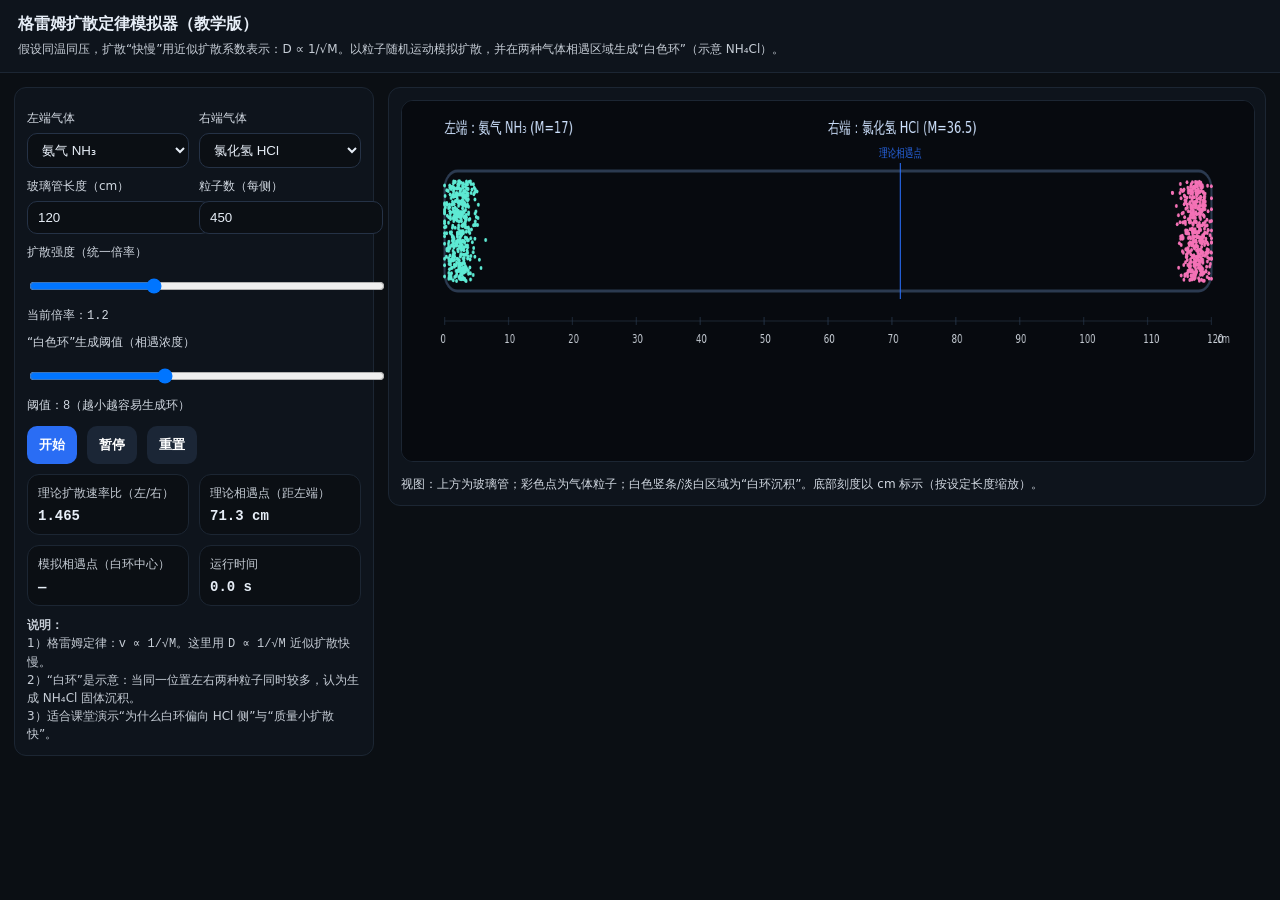
<file: simulators/sim-0.html>
<!doctype html>
<html lang="zh-Hans">
<head>
  <meta charset="utf-8" />
  <meta name="viewport" content="width=device-width,initial-scale=1" />
  <title>格雷姆扩散定律模拟器（NH3 / HCl 等）</title>
  <style>
    body{font-family:system-ui,-apple-system,"Segoe UI",Roboto,"Noto Sans SC",Arial;margin:0;background:#0b0f14;color:#e7eef7}
    header{padding:14px 18px;border-bottom:1px solid #1c2633;background:#0e141c}
    h1{font-size:16px;margin:0 0 6px 0;font-weight:650}
    .sub{font-size:12px;opacity:.85;line-height:1.45}
    main{display:grid;grid-template-columns:360px 1fr;gap:14px;padding:14px;align-items:start}
    .card{background:#0e141c;border:1px solid #1c2633;border-radius:12px;padding:12px}
    .row{display:flex;gap:10px;flex-wrap:wrap}
    label{font-size:12px;opacity:.9;display:block;margin:10px 0 6px}
    select,input[type="range"],input[type="number"]{width:100%}
    input,select{background:#0b0f14;color:#e7eef7;border:1px solid #253246;border-radius:10px;padding:8px 10px}
    button{background:#2a6df4;border:none;color:white;padding:10px 12px;border-radius:10px;cursor:pointer;font-weight:650}
    button.secondary{background:#1b2636}
    .tiny{font-size:12px;opacity:.9}
    .grid2{display:grid;grid-template-columns:1fr 1fr;gap:10px}
    canvas{width:100%;height:360px;background:#070a0f;border:1px solid #1c2633;border-radius:12px}
    .kpi{display:grid;grid-template-columns:1fr 1fr;gap:10px;margin-top:10px}
    .k{background:#0b0f14;border:1px solid #1c2633;border-radius:12px;padding:10px}
    .k .t{font-size:12px;opacity:.85}
    .k .v{font-size:14px;margin-top:6px;font-weight:700}
    .note{font-size:12px;opacity:.85;line-height:1.5}
    .mono{font-family:ui-monospace, SFMono-Regular, Menlo, Monaco, Consolas, "Liberation Mono", "Courier New", monospace}
  </style>
</head>
<body>
<header>
  <h1>格雷姆扩散定律模拟器（教学版）</h1>
  <div class="sub">
    假设同温同压，扩散“快慢”用近似扩散系数表示：D ∝ 1/√M。以粒子随机运动模拟扩散，并在两种气体相遇区域生成“白色环”（示意 NH₄Cl）。
  </div>
</header>

<main>
  <section class="card">
    <div class="grid2">
      <div>
        <label>左端气体</label>
        <select id="gasL"></select>
      </div>
      <div>
        <label>右端气体</label>
        <select id="gasR"></select>
      </div>
    </div>

    <div class="grid2">
      <div>
        <label>玻璃管长度（cm）</label>
        <input id="tubeLen" type="number" min="30" max="200" value="120" />
      </div>
      <div>
        <label>粒子数（每侧）</label>
        <input id="nParticles" type="number" min="50" max="1500" value="450" />
      </div>
    </div>

    <label>扩散强度（统一倍率）</label>
    <input id="diffScale" type="range" min="0.3" max="3.0" step="0.1" value="1.2" />
    <div class="tiny">当前倍率：<span id="diffScaleVal" class="mono"></span></div>

    <label>“白色环”生成阈值（相遇浓度）</label>
    <input id="ringThresh" type="range" min="1" max="20" step="1" value="8" />
    <div class="tiny">阈值：<span id="ringThreshVal" class="mono"></span>（越小越容易生成环）</div>

    <div class="row" style="margin-top:12px">
      <button id="btnStart">开始</button>
      <button id="btnPause" class="secondary">暂停</button>
      <button id="btnReset" class="secondary">重置</button>
    </div>

    <div class="kpi">
      <div class="k">
        <div class="t">理论扩散速率比（左/右）</div>
        <div class="v mono" id="ratioTheo">—</div>
      </div>
      <div class="k">
        <div class="t">理论相遇点（距左端）</div>
        <div class="v mono" id="meetTheo">—</div>
      </div>
      <div class="k">
        <div class="t">模拟相遇点（白环中心）</div>
        <div class="v mono" id="meetSim">—</div>
      </div>
      <div class="k">
        <div class="t">运行时间</div>
        <div class="v mono" id="timeRun">0.0 s</div>
      </div>
    </div>

    <div class="note" style="margin-top:10px">
      <b>说明：</b><br/>
      1）格雷姆定律：<span class="mono">v ∝ 1/√M</span>。这里用 <span class="mono">D ∝ 1/√M</span> 近似扩散快慢。<br/>
      2）“白环”是示意：当同一位置左右两种粒子同时较多，认为生成 NH₄Cl 固体沉积。<br/>
      3）适合课堂演示“为什么白环偏向 HCl 侧”与“质量小扩散快”。<br/>
    </div>
  </section>

  <section class="card">
    <canvas id="cv" width="1200" height="360"></canvas>
    <div class="tiny" style="margin-top:10px;opacity:.9">
      视图：上方为玻璃管；彩色点为气体粒子；白色竖条/淡白区域为“白环沉积”。底部刻度以 cm 标示（按设定长度缩放）。
    </div>
  </section>
</main>

<script>
  // ---- 气体库：相对分子质量（近似） ----
  const GASES = [
    { key:"NH3", name:"氨气 NH₃", M:17, color:"#5eead4" },
    { key:"HCl", name:"氯化氢 HCl", M:36.5, color:"#f472b6" },
    { key:"H2",  name:"氢气 H₂", M:2, color:"#a7f3d0" },
    { key:"O2",  name:"氧气 O₂", M:32, color:"#93c5fd" },
    { key:"CO2", name:"二氧化碳 CO₂", M:44, color:"#fca5a5" },
    { key:"Cl2", name:"氯气 Cl₂", M:71, color:"#fde68a" },
    { key:"N2",  name:"氮气 N₂", M:28, color:"#c4b5fd" },
    { key:"He",  name:"氦气 He", M:4, color:"#fef08a" }
  ];

  const $ = (id)=>document.getElementById(id);

  const gasL = $("gasL"), gasR = $("gasR");
  const tubeLen = $("tubeLen"), nParticles = $("nParticles");
  const diffScale = $("diffScale"), diffScaleVal = $("diffScaleVal");
  const ringThresh = $("ringThresh"), ringThreshVal = $("ringThreshVal");

  const ratioTheo = $("ratioTheo"), meetTheo = $("meetTheo"), meetSim = $("meetSim"), timeRun = $("timeRun");
  const btnStart = $("btnStart"), btnPause = $("btnPause"), btnReset = $("btnReset");

  const cv = $("cv");
  const ctx = cv.getContext("2d");

  // populate selects
  for (const g of GASES){
    const o1 = document.createElement("option");
    o1.value = g.key; o1.textContent = g.name;
    gasL.appendChild(o1);
    const o2 = document.createElement("option");
    o2.value = g.key; o2.textContent = g.name;
    gasR.appendChild(o2);
  }
  gasL.value = "NH3";
  gasR.value = "HCl";

  function getGas(key){ return GASES.find(g=>g.key===key); }

  // ---- 模拟参数 ----
  let running = false;
  let t0 = null;
  let elapsed = 0;

  // 1D tube along x (0..1), y only for display jitter
  let leftParticles = [];
  let rightParticles = [];
  let deposits = [];  // ring deposition per bin
  const NBINS = 240;  // resolution along tube
  let lastMeetSim = null;

  function resetSim(){
    running = false;
    t0 = null;
    elapsed = 0;
    timeRun.textContent = "0.0 s";
    lastMeetSim = null;
    meetSim.textContent = "—";

    const L = Math.max(30, Math.min(200, Number(tubeLen.value || 120)));
    tubeLen.value = L;

    const N = Math.max(50, Math.min(1500, Number(nParticles.value || 450)));
    nParticles.value = N;

    leftParticles = [];
    rightParticles = [];
    for (let i=0;i<N;i++){
      leftParticles.push({ x: randn_clamped(0.02, 0.01, 0, 1), y: Math.random() });
      rightParticles.push({ x: randn_clamped(0.98, 0.01, 0, 1), y: Math.random() });
    }
    deposits = new Array(NBINS).fill(0);

    updateTheory();
    draw();
  }

  function updateTheory(){
    const gL = getGas(gasL.value);
    const gR = getGas(gasR.value);

    // Graham: v ∝ 1/sqrt(M) => vL/vR = sqrt(MR/ML)
    const ratio = Math.sqrt(gR.M / gL.M);
    ratioTheo.textContent = ratio.toFixed(3);

    // meeting point in tube length L:
    // distances traveled in same time proportional to speeds:
    // dL : dR = vL : vR = ratio : 1, and dL + dR = L
    // dL = (ratio/(ratio+1))*L
    const Lcm = Number(tubeLen.value);
    const dL = (ratio / (ratio + 1)) * Lcm;
    meetTheo.textContent = `${dL.toFixed(1)} cm`;
  }

  function randn(){
    // Box-Muller
    let u=0,v=0;
    while(u===0) u=Math.random();
    while(v===0) v=Math.random();
    return Math.sqrt(-2*Math.log(u))*Math.cos(2*Math.PI*v);
  }
  function randn_clamped(mean, sd, lo, hi){
    let x = mean + sd*randn();
    if (x<lo) x=lo;
    if (x>hi) x=hi;
    return x;
  }

  function step(dt){
    const gL = getGas(gasL.value);
    const gR = getGas(gasR.value);

    const scale = Number(diffScale.value);
    diffScaleVal.textContent = scale.toFixed(1);

    const D_L = scale / Math.sqrt(gL.M);
    const D_R = scale / Math.sqrt(gR.M);

    // Random walk step ~ sqrt(2D dt) ; dt in seconds (small)
    const sL = Math.sqrt(2 * D_L * dt) * 0.08; // 0.08 is visual/tuning factor
    const sR = Math.sqrt(2 * D_R * dt) * 0.08;

    // reflect at boundaries
    for (const p of leftParticles){
      p.x += sL * randn();
      if (p.x<0){ p.x = -p.x; }
      if (p.x>1){ p.x = 2 - p.x; }
      p.y += 0.25*(Math.random()-0.5);
      if (p.y<0) p.y=0;
      if (p.y>1) p.y=1;
    }
    for (const p of rightParticles){
      p.x += sR * randn();
      if (p.x<0){ p.x = -p.x; }
      if (p.x>1){ p.x = 2 - p.x; }
      p.y += 0.25*(Math.random()-0.5);
      if (p.y<0) p.y=0;
      if (p.y>1) p.y=1;
    }

    // build concentration bins and deposit ring where both present
    const binsL = new Array(NBINS).fill(0);
    const binsR = new Array(NBINS).fill(0);
    for (const p of leftParticles){
      const b = Math.max(0, Math.min(NBINS-1, Math.floor(p.x * NBINS)));
      binsL[b]++;
    }
    for (const p of rightParticles){
      const b = Math.max(0, Math.min(NBINS-1, Math.floor(p.x * NBINS)));
      binsR[b]++;
    }

    const thresh = Number(ringThresh.value);
    ringThreshVal.textContent = String(thresh);

    let bestBin = -1;
    let bestVal = 0;

    for (let i=0;i<NBINS;i++){
      const overlap = Math.min(binsL[i], binsR[i]); // overlap proxy
      if (overlap >= thresh){
        deposits[i] += overlap * 0.02; // accumulate
      }
      // track where overlap is maximal (to estimate meet point)
      if (overlap > bestVal){
        bestVal = overlap;
        bestBin = i;
      }
    }

    if (bestBin>=0 && bestVal>0){
      const x01 = (bestBin + 0.5)/NBINS;
      const Lcm = Number(tubeLen.value);
      const xcm = x01 * Lcm;
      lastMeetSim = xcm;
      meetSim.textContent = `${xcm.toFixed(1)} cm`;
    }
  }

  function draw(){
    const gL = getGas(gasL.value);
    const gR = getGas(gasR.value);
    const W = cv.width, H = cv.height;

    ctx.clearRect(0,0,W,H);

    // tube frame
    const pad = 60;
    const tubeY = 70;
    const tubeH = 120;
    const tubeX0 = pad;
    const tubeX1 = W - pad;
    const tubeW = tubeX1 - tubeX0;

    // background
    ctx.fillStyle = "#070a0f";
    ctx.fillRect(0,0,W,H);

    // tube outline
    ctx.strokeStyle = "#2b3a50";
    ctx.lineWidth = 3;
    roundRect(ctx, tubeX0, tubeY, tubeW, tubeH, 18);
    ctx.stroke();

    // labels
    ctx.fillStyle = "#cfe3ff";
    ctx.font = "16px system-ui";
    ctx.fillText(`左端：${gL.name} (M=${gL.M})`, tubeX0, 32);
    ctx.fillText(`右端：${gR.name} (M=${gR.M})`, tubeX0 + tubeW/2, 32);

    // deposits (white ring)
    for (let i=0;i<NBINS;i++){
      const dep = deposits[i];
      if (dep<=0) continue;
      const x = tubeX0 + (i/NBINS)*tubeW;
      const alpha = Math.min(0.75, dep/20);
      ctx.fillStyle = `rgba(255,255,255,${alpha})`;
      ctx.fillRect(x, tubeY+8, tubeW/NBINS+1, tubeH-16);
    }

    // particles
    const r = 2.0;
    // left
    ctx.fillStyle = gL.color;
    for (const p of leftParticles){
      const x = tubeX0 + p.x * tubeW;
      const y = tubeY + 10 + p.y * (tubeH - 20);
      ctx.beginPath();
      ctx.arc(x,y,r,0,Math.PI*2);
      ctx.fill();
    }
    // right
    ctx.fillStyle = gR.color;
    for (const p of rightParticles){
      const x = tubeX0 + p.x * tubeW;
      const y = tubeY + 10 + p.y * (tubeH - 20);
      ctx.beginPath();
      ctx.arc(x,y,r,0,Math.PI*2);
      ctx.fill();
    }

    // scale (cm)
    const Lcm = Number(tubeLen.value);
    ctx.strokeStyle = "#1c2633";
    ctx.lineWidth = 1;
    ctx.beginPath();
    ctx.moveTo(tubeX0, tubeY + tubeH + 30);
    ctx.lineTo(tubeX1, tubeY + tubeH + 30);
    ctx.stroke();

    ctx.fillStyle = "rgba(231,238,247,.85)";
    ctx.font = "12px system-ui";

    const ticks = 12; // show 0..L in 12 segments
    for (let i=0;i<=ticks;i++){
      const x = tubeX0 + (i/ticks)*tubeW;
      ctx.beginPath();
      ctx.moveTo(x, tubeY + tubeH + 26);
      ctx.lineTo(x, tubeY + tubeH + 34);
      ctx.strokeStyle = "#2b3a50";
      ctx.stroke();
      const val = (i/ticks)*Lcm;
      ctx.fillText(`${Math.round(val)}`, x-6, tubeY + tubeH + 52);
    }
    ctx.fillText("cm", tubeX1+8, tubeY + tubeH + 52);

    // theoretical meeting marker
    const ratio = Math.sqrt(gR.M / gL.M);
    const dLcm = (ratio/(ratio+1))*Lcm;
    const xTheo = tubeX0 + (dLcm/Lcm)*tubeW;
    ctx.strokeStyle = "rgba(42,109,244,.9)";
    ctx.lineWidth = 2;
    ctx.beginPath();
    ctx.moveTo(xTheo, tubeY-8);
    ctx.lineTo(xTheo, tubeY+tubeH+8);
    ctx.stroke();
    ctx.fillStyle = "rgba(42,109,244,.9)";
    ctx.fillText("理论相遇点", xTheo-30, tubeY-14);

    // simulated meeting marker
    if (lastMeetSim!=null){
      const xSim = tubeX0 + (lastMeetSim/Lcm)*tubeW;
      ctx.strokeStyle = "rgba(255,255,255,.8)";
      ctx.setLineDash([6,4]);
      ctx.lineWidth = 2;
      ctx.beginPath();
      ctx.moveTo(xSim, tubeY-8);
      ctx.lineTo(xSim, tubeY+tubeH+8);
      ctx.stroke();
      ctx.setLineDash([]);
      ctx.fillStyle = "rgba(255,255,255,.85)";
      ctx.fillText("模拟相遇点", xSim-30, tubeY+tubeH+26);
    }
  }

  function roundRect(ctx, x, y, w, h, r){
    const rr = Math.min(r, w/2, h/2);
    ctx.beginPath();
    ctx.moveTo(x+rr, y);
    ctx.arcTo(x+w, y, x+w, y+h, rr);
    ctx.arcTo(x+w, y+h, x, y+h, rr);
    ctx.arcTo(x, y+h, x, y, rr);
    ctx.arcTo(x, y, x+w, y, rr);
    ctx.closePath();
  }

  function loop(ts){
    if (!running){
      requestAnimationFrame(loop);
      return;
    }
    if (t0===null) t0 = ts;
    const dt = Math.min(0.033, (ts - t0)/1000); // cap dt ~33ms
    t0 = ts;

    elapsed += dt;
    timeRun.textContent = `${elapsed.toFixed(1)} s`;

    // simulate multiple substeps for smoother diffusion
    const sub = 2;
    for (let i=0;i<sub;i++) step(dt/sub);

    draw();
    requestAnimationFrame(loop);
  }

  // UI bindings
  diffScale.addEventListener("input", ()=>{ diffScaleVal.textContent = Number(diffScale.value).toFixed(1); });
  ringThresh.addEventListener("input", ()=>{ ringThreshVal.textContent = String(Number(ringThresh.value)); });

  gasL.addEventListener("change", ()=>{ updateTheory(); });
  gasR.addEventListener("change", ()=>{ updateTheory(); });

  btnStart.addEventListener("click", ()=>{
    if (!running){
      running = true;
      t0 = null;
    }
  });
  btnPause.addEventListener("click", ()=>{ running = false; t0 = null; });
  btnReset.addEventListener("click", ()=>{ resetSim(); });

  // init
  diffScaleVal.textContent = Number(diffScale.value).toFixed(1);
  ringThreshVal.textContent = String(Number(ringThresh.value));
  resetSim();
  requestAnimationFrame(loop);
</script>
</body>
</html>
</file>
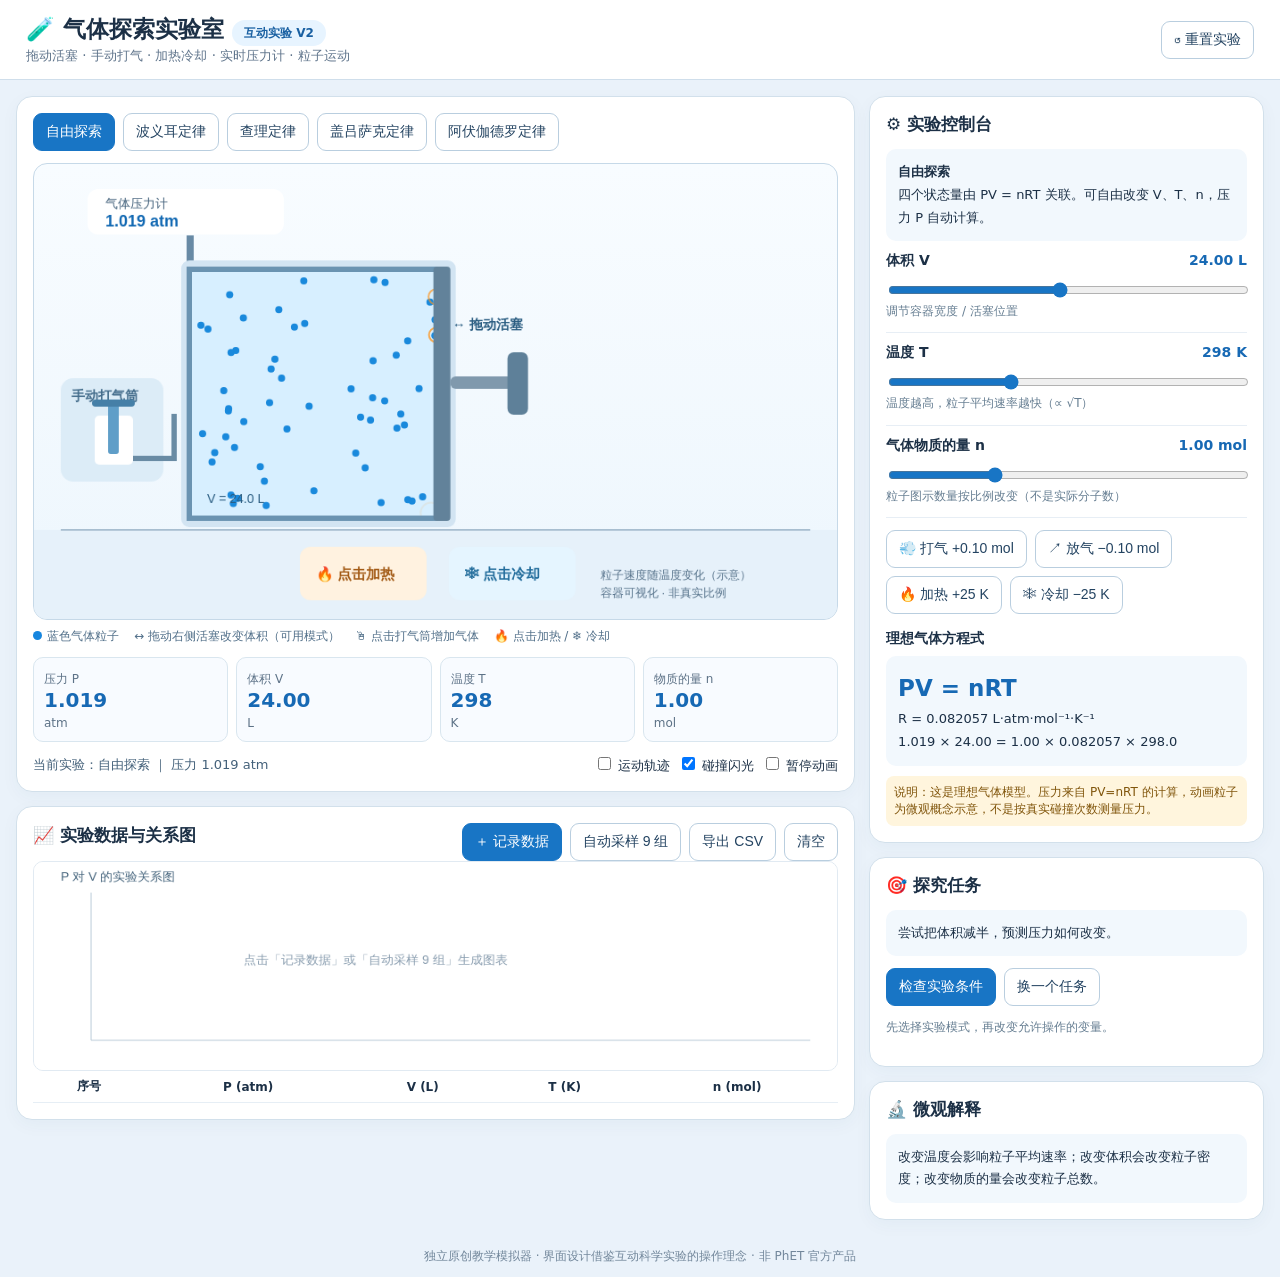
<file: simulators/sim-1.html>
<!doctype html><html lang="zh-CN"><head><meta charset="utf-8"><meta name="viewport" content="width=device-width,initial-scale=1"><title>气体探索实验室｜互动模拟器</title><style>
:root{font-family:system-ui,'Microsoft YaHei',sans-serif;color:#1c3046;background:#eaf2fa}*{box-sizing:border-box}body{margin:0}header{background:#fff;border-bottom:1px solid #cfdeeb;padding:14px 26px;display:flex;justify-content:space-between;align-items:center;gap:15px;flex-wrap:wrap}h1{font-size:23px;margin:0}small,.muted{color:#60758c}.tag{background:#e7f4ff;color:#1960a2;border-radius:20px;padding:6px 12px;font-size:12px}.shell{max-width:1510px;margin:16px auto;padding:0 16px;display:grid;grid-template-columns:minmax(0,1.7fr) minmax(315px,0.8fr);gap:14px}.card{background:#fff;border:1px solid #d2e0eb;border-radius:16px;box-shadow:0 5px 18px #1a41600a;padding:16px}.scene{background:linear-gradient(#f8fcff,#edf6fd);border:1px solid #c6d9e8;border-radius:14px;overflow:hidden;position:relative}canvas{display:block;width:100%;touch-action:none}.bar{display:flex;align-items:center;gap:8px;flex-wrap:wrap;margin-bottom:12px}button,select{background:#fff;color:#234361;border:1px solid #b9cedf;border-radius:9px;padding:9px 12px;font-size:14px;cursor:pointer}button:hover{background:#e7f4ff}button.active,.primary{background:#1875c5;color:#fff;border-color:#1875c5}button.active:hover,.primary:hover{background:#0b5c9e}button:disabled{opacity:.4;cursor:not-allowed}h2{font-size:17px;margin:0 0 13px}h3{font-size:14px;margin:16px 0 8px}.metrics{display:grid;grid-template-columns:repeat(4,1fr);gap:8px;margin:12px 0}.metric{border:1px solid #d9e6ef;border-radius:10px;padding:10px;background:#f8fbff}.metric strong{display:block;font-size:20px;color:#1769b4}.metric span{font-size:12px;color:#5d7287}.control{padding:11px 0;border-bottom:1px solid #e7eef5}.control label{display:flex;justify-content:space-between;font-weight:650;font-size:14px;gap:8px}.control output{color:#1769b4}input[type=range]{width:100%;accent-color:#1875c5;margin-top:12px}.hint{font-size:12px;color:#667e92;line-height:1.6}.actions{display:flex;gap:8px;flex-wrap:wrap;margin-top:12px}.legend{display:flex;gap:15px;flex-wrap:wrap;font-size:12px;color:#52708a;margin-top:8px}.dot{display:inline-block;width:9px;height:9px;border-radius:50%;margin-right:5px}.readout{background:#f2f8fd;padding:12px;border-radius:10px;font-size:13px;line-height:1.75}.chart{height:210px;width:100%;border:1px solid #e1eaf2;border-radius:10px}.scroll{max-height:180px;overflow:auto}table{width:100%;border-collapse:collapse;font-size:12px}th,td{border-bottom:1px solid #e6eef5;text-align:center;padding:7px 3px}th{position:sticky;top:0;background:white}footer{text-align:center;color:#72879b;font-size:12px;padding:12px}.status{font-size:13px;color:#44617a}.row{display:flex;justify-content:space-between;align-items:center;gap:8px;flex-wrap:wrap}.switch{display:flex;gap:8px;flex-wrap:wrap;font-size:13px}.switch label{white-space:nowrap}.badge{background:#fff5dd;color:#80550b;border-radius:8px;padding:8px;font-size:12px;margin-top:10px}@media(max-width:960px){.shell{grid-template-columns:1fr}.metrics{grid-template-columns:repeat(2,1fr)}}@media(max-width:550px){header{padding:12px}h1{font-size:19px}.card{padding:11px}.metrics{gap:5px}.metric strong{font-size:17px}}
</style></head><body><header><div><h1>🧪 气体探索实验室 <span class="tag">互动实验 V2</span></h1><small>拖动活塞 · 手动打气 · 加热冷却 · 实时压力计 · 粒子运动</small></div><button id="reset">↺ 重置实验</button></header><main class="shell"><section><div class="card"><div class="bar" id="modes"><button data-mode="free" class="active">自由探索</button><button data-mode="boyle">波义耳定律</button><button data-mode="charles">查理定律</button><button data-mode="gay">盖吕萨克定律</button><button data-mode="avogadro">阿伏伽德罗定律</button></div><div class="scene"><canvas id="world" width="900" height="510" aria-label="可互动气体容器：拖动右侧活塞，点击打气筒及加热器"></canvas></div><div class="legend"><span><i class="dot" style="background:#1686df"></i>蓝色气体粒子</span><span>↔ 拖动右侧活塞改变体积（可用模式）</span><span>🖱 点击打气筒增加气体</span><span>🔥 点击加热 / ❄ 冷却</span></div><div class="metrics"><div class="metric"><span>压力 P</span><strong id="Pview"></strong><span>atm</span></div><div class="metric"><span>体积 V</span><strong id="Vview"></strong><span>L</span></div><div class="metric"><span>温度 T</span><strong id="Tview"></strong><span>K</span></div><div class="metric"><span>物质的量 n</span><strong id="nview"></strong><span>mol</span></div></div><div class="row"><span class="status" id="status">可直接操作实验装置</span><div class="switch"><label><input type="checkbox" id="trails"> 运动轨迹</label><label><input type="checkbox" id="collisions" checked> 碰撞闪光</label><label><input type="checkbox" id="pause"> 暂停动画</label></div></div></div><div class="card" style="margin-top:14px"><div class="row"><h2>📈 实验数据与关系图</h2><div class="actions" style="margin:0"><button id="record" class="primary">＋ 记录数据</button><button id="sample">自动采样 9 组</button><button id="csv">导出 CSV</button><button id="clear">清空</button></div></div><canvas class="chart" id="graph" width="900" height="245"></canvas><div class="scroll"><table><thead><tr><th>序号</th><th>P (atm)</th><th>V (L)</th><th>T (K)</th><th>n (mol)</th></tr></thead><tbody id="rows"></tbody></table></div></div></section><aside><div class="card"><h2>⚙️ 实验控制台</h2><div class="readout" id="rule"></div><div class="control"><label>体积 V <output id="volO"></output></label><input id="vol" type="range" min="5" max="45" step="0.5"><div class="hint">调节容器宽度 / 活塞位置</div></div><div class="control"><label>温度 T <output id="tempO"></output></label><input id="temp" type="range" min="100" max="700" step="5"><div class="hint">温度越高，粒子平均速率越快（∝ √T）</div></div><div class="control"><label>气体物质的量 n <output id="molesO"></output></label><input id="moles" type="range" min="0.2" max="3" step="0.05"><div class="hint">粒子图示数量按比例改变（不是实际分子数）</div></div><div class="actions"><button id="pump">💨 打气 +0.10 mol</button><button id="release">↗ 放气 −0.10 mol</button><button id="heat">🔥 加热 +25 K</button><button id="cool">❄ 冷却 −25 K</button></div><h3>理想气体方程式</h3><div class="readout"><strong style="font-size:23px;color:#1769b4">PV = nRT</strong><div>R = 0.082057 L·atm·mol⁻¹·K⁻¹</div><div id="equation"></div></div><div class="badge">说明：这是理想气体模型。压力来自 PV=nRT 的计算，动画粒子为微观概念示意，不是按真实碰撞次数测量压力。</div></div><div class="card" style="margin-top:14px"><h2>🎯 探究任务</h2><div id="task" class="readout"></div><div class="actions"><button id="check" class="primary">检查实验条件</button><button id="newTask">换一个任务</button></div><p class="hint" id="feedback">先选择实验模式，再改变允许操作的变量。</p></div><div class="card" style="margin-top:14px"><h2>🔬 微观解释</h2><div class="readout" id="explain"></div></div></aside></main><footer>独立原创教学模拟器 · 界面设计借鉴互动科学实验的操作理念 · 非 PhET 官方产品</footer><script>
(()=>{'use strict';const R=.082057,el=id=>document.getElementById(id),canvas=el('world'),ctx=canvas.getContext('2d'),graph=el('graph'),g=graph.getContext('2d');let mode='free',s={V:24,T:298,n:1},records=[],particles=[],flash=[],drag=false,prev=performance.now(),taskIdx=0,baseline={...s};const modes={free:['自由探索','四个状态量由 PV = nRT 关联。可自由改变 V、T、n，压力 P 自动计算。','尝试把体积减半，预测压力如何改变。'],boyle:['波义耳定律','保持 T 和 n 不变，P 与 V 成反比：PV = 常数。','把体积从 24 L 缩小到 12 L，压力应如何改变？'],charles:['查理定律','保持 P 和 n 不变，V 与绝对温度 T 成正比：V/T = 常数。','把温度从 298 K 提高到约 450 K，观察体积。'],gay:['盖吕萨克定律','保持 V 和 n 不变，P 与绝对温度 T 成正比：P/T = 常数。','将温度提高 100 K，观察压力计。'],avogadro:['阿伏伽德罗定律','保持 P 和 T 不变，V 与物质的量 n 成正比：V/n = 常数。','增加气体的物质的量，观察活塞如何移动。']};const clamp=(v,a,b)=>Math.max(a,Math.min(b,v)),P=()=>s.n*R*s.T/s.V;const rand=(a,b)=>a+Math.random()*(b-a);function bounds(){return {left:174,right:174+s.V/45*530,top:118,bottom:397}}function initParticles(){let b=bounds(),N=Math.round(s.n*55);while(particles.length<N)particles.push({x:rand(b.left+8,b.right-8),y:rand(b.top+8,b.bottom-8),vx:rand(-1,1),vy:rand(-1,1),trail:[]});particles.length=N;particles.forEach(p=>{p.x=clamp(p.x,b.left+7,b.right-7);p.y=clamp(p.y,b.top+7,b.bottom-7);if(Math.hypot(p.vx,p.vy)<.1){p.vx=rand(-1,1);p.vy=rand(-1,1)}})}function allowed(){return {V:mode==='free'||mode==='boyle',T:mode==='free'||mode==='charles'||mode==='gay',n:mode==='free'||mode==='avogadro'}}function setVal(k,val){let a=allowed();if(!a[k])return;val=clamp(val,k==='V'?5:k==='T'?100:.2,k==='V'?45:k==='T'?700:3);const old={...s};s[k]=val;if(mode==='charles'&&k==='T')s.V=clamp(old.V*val/old.T,5,45);if(mode==='avogadro'&&k==='n')s.V=clamp(old.V*val/old.n,5,45);if(mode==='charles'&&k==='T'&&(s.V===5||s.V===45))s.T=old.T*s.V/old.V;if(mode==='avogadro'&&k==='n'&&(s.V===5||s.V===45))s.n=old.n*s.V/old.V;initParticles();update()}function update(){let a=allowed();for(let [k,id] of [['V','vol'],['T','temp'],['n','moles']]){el(id).value=s[k];el(id).disabled=!a[k];el(k==='V'?'volO':k==='T'?'tempO':'molesO').textContent=s[k].toFixed(k==='T'?0:2)+(k==='V'?' L':k==='T'?' K':' mol')}el('Pview').textContent=P().toFixed(3);el('Vview').textContent=s.V.toFixed(2);el('Tview').textContent=s.T.toFixed(0);el('nview').textContent=s.n.toFixed(2);el('equation').textContent=`${P().toFixed(3)} × ${s.V.toFixed(2)} = ${s.n.toFixed(2)} × ${R} × ${s.T.toFixed(1)}`;el('rule').innerHTML=`<b>${modes[mode][0]}</b><div>${modes[mode][1]}</div>`;el('task').textContent=modes[mode][2];el('pump').disabled=el('release').disabled=!a.n;el('heat').disabled=el('cool').disabled=!a.T;el('explain').textContent=mode==='boyle'?'等温压缩使单位时间内粒子与容器壁的碰撞更频繁，压强上升。':mode==='charles'?'恒压升温时，粒子运动更快，活塞向外移动使体积增大，压力保持不变。':mode==='gay'?'定容升温时，粒子平均动能增加，碰撞壁面的动量传递增强，压强上升。':mode==='avogadro'?'恒温恒压时，气体粒子总数增加，容器需要更大体积才能维持原来的压强。':'改变温度会影响粒子平均速率；改变体积会改变粒子密度；改变物质的量会改变粒子总数。';el('status').textContent=`当前实验：${modes[mode][0]} ｜ 压力 ${P().toFixed(3)} atm`;drawGraph()}function roundRect(x,y,w,h,r,color){ctx.fillStyle=color;ctx.beginPath();ctx.roundRect(x,y,w,h,r);ctx.fill()}function drawWorld(dt){ctx.clearRect(0,0,900,510);let b=bounds();ctx.fillStyle='#e6f1fa';ctx.fillRect(0,410,900,100);ctx.strokeStyle='#a8bed0';ctx.lineWidth=2;ctx.beginPath();ctx.moveTo(30,410);ctx.lineTo(870,410);ctx.stroke();roundRect(60,28,220,51,12,'#fff');ctx.fillStyle='#45637d';ctx.font='14px sans-serif';ctx.fillText('气体压力计',80,49);ctx.font='bold 18px sans-serif';ctx.fillStyle='#1269b3';ctx.fillText(P().toFixed(3)+' atm',80,70);ctx.strokeStyle='#688aa5';ctx.lineWidth=8;ctx.beginPath();ctx.moveTo(175,80);ctx.lineTo(175,119);ctx.stroke();roundRect(b.left-9,b.top-10,b.right-b.left+25,b.bottom-b.top+20,9,'#d2e4f2');roundRect(b.left,b.top,b.right-b.left,b.bottom-b.top,3,'#f7fcff');ctx.save();ctx.beginPath();ctx.rect(b.left+1,b.top+1,b.right-b.left-2,b.bottom-b.top-2);ctx.clip();ctx.fillStyle='#d7efff';ctx.fillRect(b.left,b.top,b.right-b.left,b.bottom-b.top);let speed=Math.sqrt(s.T/298)*1.9;particles.forEach(p=>{if(!el('pause').checked){p.x+=p.vx*speed*dt;p.y+=p.vy*speed*dt;let hit=false;if(p.x<b.left+6||p.x>b.right-6){p.vx*=-1;p.x=clamp(p.x,b.left+6,b.right-6);hit=true}if(p.y<b.top+6||p.y>b.bottom-6){p.vy*=-1;p.y=clamp(p.y,b.top+6,b.bottom-6);hit=true}if(hit&&el('collisions').checked&&flash.length<100)flash.push({x:p.x,y:p.y,t:10});if(el('trails').checked){p.trail.push([p.x,p.y]);if(p.trail.length>8)p.trail.shift()}else p.trail=[]}if(p.trail.length>1){ctx.strokeStyle='#7eb9e6aa';ctx.lineWidth=1;ctx.beginPath();p.trail.forEach(([x,y],i)=>i?ctx.lineTo(x,y):ctx.moveTo(x,y));ctx.stroke()}ctx.fillStyle='#1989dc';ctx.beginPath();ctx.arc(p.x,p.y,4,0,Math.PI*2);ctx.fill()});flash=flash.filter(f=>f.t-->0);flash.forEach(f=>{ctx.strokeStyle=`rgba(255,150,32,${f.t/10})`;ctx.lineWidth=2;ctx.beginPath();ctx.arc(f.x,f.y,12-f.t/2,0,Math.PI*2);ctx.stroke()});ctx.restore();ctx.strokeStyle='#6a93b1';ctx.lineWidth=6;ctx.strokeRect(b.left,b.top,b.right-b.left,b.bottom-b.top);roundRect(b.right-9,b.top-3,19,b.bottom-b.top+6,4,'#62829a');roundRect(b.right+10,238,80,14,6,'#8099ad');roundRect(b.right+74,211,23,70,7,'#5e8099');ctx.fillStyle='#295c81';ctx.font='bold 15px sans-serif';ctx.fillText('↔ 拖动活塞',Math.min(b.right+12,765),185);ctx.font='14px sans-serif';ctx.fillText(`V = ${s.V.toFixed(1)} L`,b.left+20,380);roundRect(30,240,115,116,14,'#dcecf7');ctx.fillStyle='#436c8b';ctx.font='bold 15px sans-serif';ctx.fillText('手动打气筒',42,265);roundRect(68,282,43,55,5,'#fff');roundRect(83,267,12,58,3,'#5f9ec8');roundRect(65,264,48,8,4,'#457fa7');ctx.strokeStyle='#698ba4';ctx.lineWidth=6;ctx.beginPath();ctx.moveTo(111,330);ctx.lineTo(157,330);ctx.lineTo(157,280);ctx.stroke();roundRect(298,429,142,60,12,'#fff2e0');ctx.font='bold 16px sans-serif';ctx.fillStyle='#a35b16';ctx.fillText('🔥 点击加热',316,465);roundRect(465,429,142,60,12,'#e5f5ff');ctx.fillStyle='#236d9c';ctx.fillText('❄ 点击冷却',483,465);ctx.fillStyle='#58748c';ctx.font='13px sans-serif';ctx.fillText('粒子速度随温度变化（示意）',635,465);ctx.fillText('容器可视化 · 非真实比例',635,485)}function loop(t){let dt=Math.min(2.5,(t-prev)/16.67);prev=t;drawWorld(dt);requestAnimationFrame(loop)}function drawGraph(){g.clearRect(0,0,900,245);g.fillStyle='#fff';g.fillRect(0,0,900,245);let xKey=mode==='boyle'?'V':mode==='avogadro'?'n':'T',yKey=mode==='charles'||mode==='avogadro'?'V':'P';if(mode==='free'){xKey='V';yKey='P'}g.fillStyle='#47667e';g.font='14px sans-serif';g.fillText(`${yKey} 对 ${xKey} 的实验关系图`,30,22);let left=64,right=870,top=36,bottom=210;g.strokeStyle='#b5c7d6';g.lineWidth=1;g.beginPath();g.moveTo(left,top);g.lineTo(left,bottom);g.lineTo(right,bottom);g.stroke();if(!records.length){g.fillStyle='#8a9eb0';g.fillText('点击「记录数据」或「自动采样 9 组」生成图表',235,120);return}let xs=records.map(r=>r[xKey]),ys=records.map(r=>r[yKey]),xmin=Math.min(...xs),xmax=Math.max(...xs),ymin=Math.min(...ys),ymax=Math.max(...ys);if(xmin===xmax){xmin*=.9;xmax*=1.1}if(ymin===ymax){ymin*=.9;ymax*=1.1}let X=x=>left+(x-xmin)/(xmax-xmin)*(right-left),Y=y=>bottom-(y-ymin)/(ymax-ymin)*(bottom-top);g.font='11px sans-serif';g.fillStyle='#647d92';for(let i=0;i<=4;i++){let x=left+(right-left)*i/4,y=bottom-(bottom-top)*i/4;g.fillText((xmin+(xmax-xmin)*i/4).toFixed(1),x-12,229);g.fillText((ymin+(ymax-ymin)*i/4).toFixed(2),5,y+3);g.strokeStyle='#e8eef4';g.beginPath();g.moveTo(left,y);g.lineTo(right,y);g.stroke()}let pts=records.map(r=>[X(r[xKey]),Y(r[yKey])]).sort((a,b)=>a[0]-b[0]);g.strokeStyle='#1783d3';g.lineWidth=2;g.beginPath();pts.forEach(([x,y],i)=>i?g.lineTo(x,y):g.moveTo(x,y));g.stroke();pts.forEach(([x,y])=>{g.fillStyle='#1879c4';g.beginPath();g.arc(x,y,4,0,Math.PI*2);g.fill()})}function addRecord(){records.push({...s,P:P()});renderRows()}function renderRows(){el('rows').innerHTML=records.map((r,i)=>`<tr><td>${i+1}</td><td>${r.P.toFixed(3)}</td><td>${r.V.toFixed(2)}</td><td>${r.T.toFixed(0)}</td><td>${r.n.toFixed(2)}</td></tr>`).join('');drawGraph()}function setMode(m){mode=m;s={V:24,T:298,n:1};baseline={...s};records=[];el('feedback').textContent='先观察变量变化，再记录实验数据。';document.querySelectorAll('[data-mode]').forEach(b=>b.classList.toggle('active',b.dataset.mode===m));initParticles();renderRows();update()}document.querySelectorAll('[data-mode]').forEach(b=>b.onclick=()=>setMode(b.dataset.mode));[['vol','V'],['temp','T'],['moles','n']].forEach(([id,k])=>el(id).oninput=e=>setVal(k,+e.target.value));el('pump').onclick=()=>setVal('n',s.n+.1);el('release').onclick=()=>setVal('n',s.n-.1);el('heat').onclick=()=>setVal('T',s.T+25);el('cool').onclick=()=>setVal('T',s.T-25);el('reset').onclick=()=>setMode(mode);el('record').onclick=()=>{addRecord();el('feedback').textContent='已记录当前实验状态，可继续改变一个变量。'};el('clear').onclick=()=>{records=[];renderRows()};el('sample').onclick=()=>{records=[];for(let i=0;i<9;i++){let f=i/8,r={V:24,T:298,n:1};if(mode==='boyle'||mode==='free')r.V=8+32*f;else if(mode==='charles'){r.T=180+300*f;r.V=24*r.T/298}else if(mode==='gay')r.T=180+400*f;else if(mode==='avogadro'){r.n=.4+1.4*f;r.V=24*r.n}r.P=r.n*R*r.T/r.V;records.push(r)}renderRows();el('feedback').textContent='已自动生成 9 组理想模型数据；这些是理论预测值，不是实测值。'};el('csv').onclick=()=>{let lines=['编号,压力(atm),体积(L),温度(K),物质的量(mol)',...records.map((r,i)=>`${i+1},${r.P.toFixed(5)},${r.V},${r.T},${r.n}`)],blob=new Blob(['\ufeff'+lines.join('\r\n')],{type:'text/csv;charset=utf-8'}),url=URL.createObjectURL(blob),a=document.createElement('a');a.href=url;a.download='气体实验数据.csv';a.click();setTimeout(()=>URL.revokeObjectURL(url),1000)};el('check').onclick=()=>{let ok=mode==='boyle'?s.V<20:mode==='charles'?s.T>350:mode==='gay'?s.T>350:mode==='avogadro'?s.n>1.2:Math.abs(s.V-24)>4;el('feedback').textContent=ok?'✓ 已达到任务要求。请记录数据并解释所观察的变量关系。':'尚未达到目标，请根据任务提示调整允许操作的变量。'};el('newTask').onclick=()=>{taskIdx++;let tips=['先预测变化方向，再操作装置验证。','记录至少 5 组数据，并判断图形是否为直线。','试着把自变量改变为原来的两倍，比较因变量。'];el('task').textContent=tips[taskIdx%tips.length]};let downX=0;function pos(e){let rect=canvas.getBoundingClientRect();return{x:(e.clientX-rect.left)*900/rect.width,y:(e.clientY-rect.top)*510/rect.height}}canvas.addEventListener('pointerdown',e=>{let p=pos(e),b=bounds();if(p.x>=b.right-24&&p.x<=b.right+110&&p.y>=b.top-12&&p.y<=b.bottom+12&&allowed().V){drag=true;canvas.setPointerCapture(e.pointerId);downX=p.x;return}if(p.x>25&&p.x<160&&p.y>230&&p.y<370)setVal('n',s.n+.1);if(p.x>298&&p.x<440&&p.y>429)setVal('T',s.T+25);if(p.x>465&&p.x<607&&p.y>429)setVal('T',s.T-25)});canvas.addEventListener('pointermove',e=>{if(drag)setVal('V',(pos(e).x-174)/530*45)});canvas.addEventListener('pointerup',()=>drag=false);canvas.addEventListener('pointercancel',()=>drag=false);initParticles();update();requestAnimationFrame(loop)})();
</script></body></html>
</file>
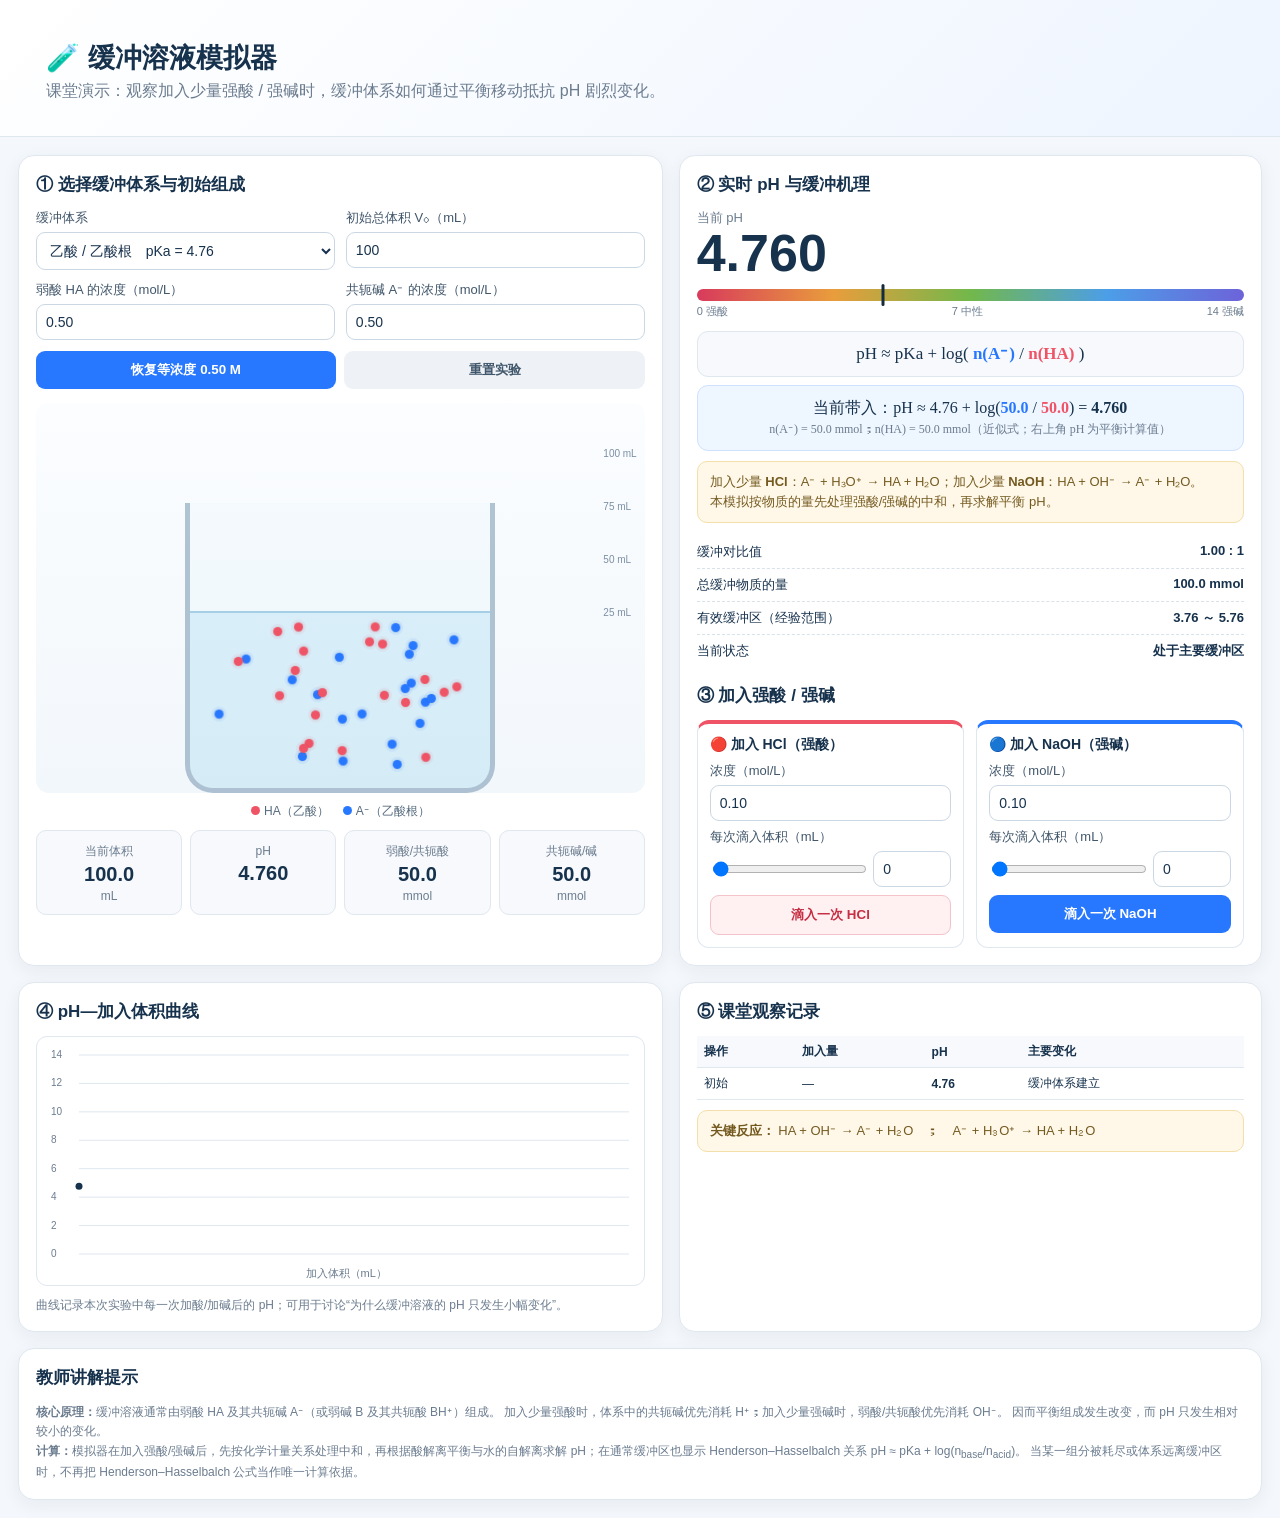
<file: simulators/sim-3.html>
<!doctype html>
<html lang="zh-CN">
<head>
<meta charset="utf-8">
<meta name="viewport" content="width=device-width,initial-scale=1">
<title>缓冲溶液模拟器｜化学课堂</title>
<style>
:root{
  --bg:#f4f7fb;--card:#fff;--ink:#17324d;--muted:#6b7c8f;--line:#dfe7ef;
  --blue:#2878ff;--red:#ef5366;--green:#19a974;--orange:#f2a93b;--purple:#7856d6;
}
*{box-sizing:border-box} body{margin:0;background:var(--bg);color:var(--ink);font-family:"Segoe UI","Microsoft YaHei",Arial,sans-serif}
header{padding:22px 28px 16px;background:linear-gradient(135deg,#ffffff,#eef5ff);border-bottom:1px solid var(--line)}
header h1{margin:0 0 5px;font-size:27px} header p{margin:0;color:var(--muted)}
.wrap{max-width:1280px;margin:auto;padding:18px}
.grid{display:grid;grid-template-columns:1.05fr .95fr;gap:16px}
.card{background:var(--card);border:1px solid var(--line);border-radius:16px;box-shadow:0 5px 18px rgba(28,60,90,.06);padding:17px}
.card h2{font-size:17px;margin:0 0 13px}.small{font-size:12px;color:var(--muted)}
.controls{display:grid;grid-template-columns:1fr 1fr;gap:11px}
label{font-size:13px;color:#40566b;display:block;margin-bottom:5px}
select,input{width:100%;border:1px solid #cbd7e3;border-radius:9px;padding:9px;background:#fff;color:var(--ink);font-size:14px}
.row{display:flex;gap:8px;align-items:center}.row>*{flex:1}
button{border:0;border-radius:9px;padding:10px 13px;font-weight:700;cursor:pointer}
.btn-blue{background:var(--blue);color:#fff}.btn-red{background:#fff0f2;color:#c52e43;border:1px solid #f3c2ca}.btn-gray{background:#eef2f6;color:#40566b}
.btn-green{background:#e9f8f2;color:#0c7e55;border:1px solid #bce8d6}
.beaker-wrap{height:390px;display:flex;justify-content:center;align-items:flex-end;background:linear-gradient(#fbfdff,#f2f7fb);border-radius:13px;position:relative;overflow:hidden}
.beaker{width:310px;height:290px;border:5px solid rgba(93,130,160,.45);border-top:0;border-radius:0 0 28px 28px;position:relative;overflow:hidden;background:rgba(220,240,250,.17)}
.liquid{position:absolute;left:0;right:0;bottom:0;height:35%;background:rgba(103,190,232,.18);border-top:2px solid rgba(70,150,195,.35)}
.scale{position:absolute;right:8px;top:45px;display:grid;gap:42px;color:#7b8fa3;font-size:10px}
.particles{position:absolute;left:8px;right:8px;bottom:12px;top:15px;pointer-events:none;overflow:hidden}
.particle{position:absolute;width:9px;height:9px;border-radius:50%;box-shadow:0 0 0 1px rgba(0,0,0,.05);will-change:transform;transition:background .25s ease}
.particle::after{content:"";position:absolute;inset:-3px;border-radius:50%;background:inherit;opacity:.08}
@keyframes gentlePulse{0%,100%{opacity:.88}50%{opacity:1}}
.particle{animation:gentlePulse 2.2s ease-in-out infinite}
.legend{display:flex;gap:14px;justify-content:center;margin-top:10px;font-size:12px;color:#566b7e;flex-wrap:wrap}
.dot{display:inline-block;width:9px;height:9px;border-radius:50%;margin-right:4px}
.statgrid{display:grid;grid-template-columns:repeat(4,1fr);gap:8px;margin-top:10px}
.stat{background:#f7f9fc;border:1px solid var(--line);border-radius:10px;padding:10px;text-align:center}.stat b{display:block;font-size:20px;margin-top:3px}
.pH{font-size:52px;font-weight:800;line-height:1;color:#17324d}.pHlabel{color:var(--muted);font-size:13px}
.meter{height:12px;border-radius:20px;background:linear-gradient(90deg,#d83a5c,#e99d3c,#72b84b,#4c9ee8,#6d63d9);position:relative;margin:10px 0 3px}
.marker{position:absolute;top:-5px;width:3px;height:22px;background:#142b40;border-radius:2px;transform:translateX(-50%)}
.equation{background:#f7f9fc;border:1px solid var(--line);padding:12px;border-radius:11px;font-family:Georgia,serif;text-align:center;font-size:17px;margin-top:12px}
.callout{margin-top:10px;padding:10px 12px;border-radius:10px;background:#fff8e8;border:1px solid #f3dfaa;color:#745a20;font-size:13px;line-height:1.55}
.addgrid{display:grid;grid-template-columns:1fr 1fr;gap:12px;margin-top:12px}
.addbox{padding:12px;border:1px solid var(--line);border-radius:12px}.addbox h3{font-size:14px;margin:0 0 8px}.addbox.acid{border-top:4px solid var(--red)}.addbox.base{border-top:4px solid var(--blue)}
.sliderline{display:grid;grid-template-columns:1fr 78px;gap:8px;align-items:center}
input[type=range]{padding:0}
.kpi{display:flex;justify-content:space-between;font-size:13px;padding:7px 0;border-bottom:1px dashed #d9e1e9}.kpi:last-child{border:0}
.bar{height:9px;background:#e9eef3;border-radius:10px;overflow:hidden}.bar>i{display:block;height:100%;border-radius:10px;background:var(--green)}
.canvas{width:100%;height:250px;border:1px solid var(--line);border-radius:11px;background:#fff}
table{width:100%;border-collapse:collapse;font-size:12px;margin-top:8px}th,td{padding:7px;border-bottom:1px solid var(--line);text-align:left}th{background:#f7f9fc}
.footer{margin-top:14px;font-size:12px;color:var(--muted);line-height:1.6}
@media(max-width:900px){.grid{grid-template-columns:1fr}.statgrid{grid-template-columns:1fr 1fr}.controls{grid-template-columns:1fr}.addgrid{grid-template-columns:1fr}}
</style>
</head>
<body>
<header>
  <div class="wrap">
    <h1>🧪 缓冲溶液模拟器</h1>
    <p>课堂演示：观察加入少量强酸 / 强碱时，缓冲体系如何通过平衡移动抵抗 pH 剧烈变化。</p>
  </div>
</header>

<main class="wrap">
<div class="grid">
<section class="card">
  <h2>① 选择缓冲体系与初始组成</h2>
  <div class="controls">
    <div><label>缓冲体系</label>
      <select id="system">
        <option value="acetic">乙酸 / 乙酸根　pKa = 4.76</option>
        <option value="lactic">乳酸 / 乳酸根　pKa ≈ 3.86</option>
        <option value="benzoic">苯甲酸 / 苯甲酸根　pKa ≈ 4.20</option>
        <option value="ammonia">铵根 / 氨　pKa(NH₄⁺) ≈ 9.25</option>
      </select>
    </div>
    <div><label>初始总体积 V₀（mL）</label><input id="vol" type="number" min="1" step="1" value="100"></div>
    <div><label id="acidLabel">弱酸 HA 的浓度（mol/L）</label><input id="acidC" type="number" min="0" step="0.001" value="0.50"></div>
    <div><label id="baseLabel">共轭碱 A⁻ 的浓度（mol/L）</label><input id="baseC" type="number" min="0" step="0.001" value="0.50"></div>
  </div>
  <div class="row" style="margin-top:11px">
    <button class="btn-blue" id="preset">恢复等浓度 0.50 M</button>
    <button class="btn-gray" id="reset">重置实验</button>
  </div>

  <div class="beaker-wrap" style="margin-top:14px">
    <div class="scale"><span>100 mL</span><span>75 mL</span><span>50 mL</span><span>25 mL</span></div>
    <div class="beaker">
      <div class="liquid" id="liquid"></div>
      <div class="particles" id="particles"></div>
    </div>
  </div>
  <div class="legend" id="legend"></div>

  <div class="statgrid">
    <div class="stat"><span class="small">当前体积</span><b id="vNow">100</b><span class="small">mL</span></div>
    <div class="stat"><span class="small">pH</span><b id="pHstat">4.76</b></div>
    <div class="stat"><span class="small">弱酸/共轭酸</span><b id="haStat">50</b><span class="small">mmol</span></div>
    <div class="stat"><span class="small">共轭碱/碱</span><b id="aStat">50</b><span class="small">mmol</span></div>
  </div>
</section>

<section class="card">
  <h2>② 实时 pH 与缓冲机理</h2>
  <div class="pHlabel">当前 pH</div><div class="pH" id="pHbig">4.76</div>
  <div class="meter"><i class="marker" id="marker"></i></div>
  <div style="display:flex;justify-content:space-between;font-size:11px;color:var(--muted)"><span>0 强酸</span><span>7 中性</span><span>14 强碱</span></div>

  <div class="equation" id="eq">pH ≈ pKa + log(n(A⁻) / n(HA))</div>
  <div class="equation" id="eqCalc" style="margin-top:8px;background:#eef6ff;border-color:#cfe1ff;font-size:16px">当前带入：pH ≈ 4.76 + log(50.0 / 50.0) = 4.760</div>
  <div class="callout" id="explain">当加入少量 HCl 时，A⁻ 消耗 H⁺ 生成 HA；当加入少量 NaOH 时，HA 消耗 OH⁻ 生成 A⁻。因此 pH 仍会变化，但变化比没有缓冲体系时小得多。</div>

  <div style="margin-top:13px">
    <div class="kpi"><span>缓冲对比值</span><b id="ratio">1.00 : 1</b></div>
    <div class="kpi"><span>总缓冲物质的量</span><b id="total">100.0 mmol</b></div>
    <div class="kpi"><span>有效缓冲区（经验范围）</span><b id="range">pKa ± 1</b></div>
    <div class="kpi"><span>当前状态</span><b id="state">缓冲能力较强</b></div>
  </div>

  <h2 style="margin-top:17px">③ 加入强酸 / 强碱</h2>
  <div class="addgrid">
    <div class="addbox acid">
      <h3>🔴 加入 HCl（强酸）</h3>
      <label>浓度（mol/L）</label><input id="hclC" type="number" min="0.001" step="0.01" value="0.10">
      <label style="margin-top:7px">每次滴入体积（mL）</label>
      <div class="sliderline"><input id="hclV" type="range" min="0" max="50" step="0.5" value="0"><input id="hclVnum" type="number" min="0" max="50" step="0.5" value="0"></div>
      <button class="btn-red" style="width:100%;margin-top:8px" id="addHCl">滴入一次 HCl</button>
    </div>
    <div class="addbox base">
      <h3>🔵 加入 NaOH（强碱）</h3>
      <label>浓度（mol/L）</label><input id="naohC" type="number" min="0.001" step="0.01" value="0.10">
      <label style="margin-top:7px">每次滴入体积（mL）</label>
      <div class="sliderline"><input id="naohV" type="range" min="0" max="50" step="0.5" value="0"><input id="naohVnum" type="number" min="0" max="50" step="0.5" value="0"></div>
      <button class="btn-blue" style="width:100%;margin-top:8px" id="addNaOH">滴入一次 NaOH</button>
    </div>
  </div>
</section>

<section class="card">
  <h2>④ pH—加入体积曲线</h2>
  <canvas id="chart" class="canvas"></canvas>
  <div class="small" style="margin-top:7px">曲线记录本次实验中每一次加酸/加碱后的 pH；可用于讨论“为什么缓冲溶液的 pH 只发生小幅变化”。</div>
</section>

<section class="card">
  <h2>⑤ 课堂观察记录</h2>
  <table>
    <thead><tr><th>操作</th><th>加入量</th><th>pH</th><th>主要变化</th></tr></thead>
    <tbody id="log"></tbody>
  </table>
  <div class="callout" id="reactionBox">
    <b>关键反应：</b> HA + OH⁻ → A⁻ + H₂O　；　A⁻ + H₃O⁺ → HA + H₂O
  </div>
</section>
</div>

<div class="card" style="margin-top:16px">
  <h2>教师讲解提示</h2>
  <div class="footer">
    <b>核心原理：</b>缓冲溶液通常由弱酸 HA 及其共轭碱 A⁻（或弱碱 B 及其共轭酸 BH⁺）组成。
    加入少量强酸时，体系中的共轭碱优先消耗 H⁺；加入少量强碱时，弱酸/共轭酸优先消耗 OH⁻。
    因而平衡组成发生改变，而 pH 只发生相对较小的变化。<br>
    <b>计算：</b>模拟器在加入强酸/强碱后，先按化学计量关系处理中和，再根据酸解离平衡与水的自解离求解 pH；在通常缓冲区也显示 Henderson–Hasselbalch 关系 pH ≈ pKa + log(n<sub>base</sub>/n<sub>acid</sub>)。
    当某一组分被耗尽或体系远离缓冲区时，不再把 Henderson–Hasselbalch 公式当作唯一计算依据。
  </div>
</div>
</main>

<script>
const systems={
  acetic:{name:"乙酸/乙酸根",acid:"HA（乙酸）",base:"A⁻（乙酸根）",pKa:4.76,ka:Math.pow(10,-4.76),acidColor:"#ef5366",baseColor:"#2878ff",kind:"acid",
    reaction:"HA + OH⁻ → A⁻ + H₂O　；　A⁻ + H₃O⁺ → HA + H₂O"},
  lactic:{name:"乳酸/乳酸根",acid:"HA（乳酸）",base:"A⁻（乳酸根）",pKa:3.86,ka:Math.pow(10,-3.86),acidColor:"#ef5366",baseColor:"#2878ff",kind:"acid",
    reaction:"HA + OH⁻ → A⁻ + H₂O　；　A⁻ + H₃O⁺ → HA + H₂O"},
  benzoic:{name:"苯甲酸/苯甲酸根",acid:"HA（苯甲酸）",base:"A⁻（苯甲酸根）",pKa:4.20,ka:Math.pow(10,-4.20),acidColor:"#ef5366",baseColor:"#2878ff",kind:"acid",
    reaction:"HA + OH⁻ → A⁻ + H₂O　；　A⁻ + H₃O⁺ → HA + H₂O"},
  ammonia:{name:"铵根/氨",acid:"BH⁺（铵根）",base:"B（氨）",pKa:9.25,ka:Math.pow(10,-9.25),acidColor:"#7856d6",baseColor:"#19a974",kind:"base",
    reaction:"BH⁺ + OH⁻ → B + H₂O　；　B + H₃O⁺ → BH⁺ + H₂O"}
};
let sys=systems.acetic;
let state={Vml:100,nAcid:0.05,nBase:0.05,Na:0.05,Cl:0,points:[{x:0,y:4.76,op:"初始"}],logs:[]};

const $=id=>document.getElementById(id);
function molFromC(c,ml){return Number(c)*Number(ml)/1000;}
function solvePH(){
  const V=state.Vml/1000, Na=state.Na/V, Cl=state.Cl/V;
  const C=(state.nAcid+state.nBase)/V;
  const Ka=sys.ka, Kw=1e-14;
  let lo=1e-14, hi=1; // H concentration
  function f(H){
    const OH=Kw/H;
    if(sys.kind==="acid"){
      const A=C*Ka/(Ka+H);
      return H+Na-OH-A-Cl;
    }else{
      const BH=C*H/(Ka+H);
      return H+Na+BH-OH-Cl;
    }
  }
  // f increases with H for acid, but base may too; bracket scan logarithmically for a sign change.
  let prevH=lo, prev=f(prevH), found=false, a=lo,b=hi;
  for(let i=1;i<=1000;i++){
    const h=1e-14*Math.pow(1e14,i/1000);
    const val=f(h);
    if((prev<=0&&val>=0)||(prev>=0&&val<=0)){a=prevH;b=h;found=true;break;}
    prevH=h;prev=val;
  }
  if(!found) return 7;
  for(let i=0;i<100;i++){const m=Math.sqrt(a*b), fm=f(m); if((f(a)<=0&&fm>=0)||(f(a)>=0&&fm<=0))b=m;else a=m;}
  return Math.max(0,Math.min(14,-Math.log10(Math.sqrt(a*b))));
}
function initialCharge(){
  if(sys.kind==="acid"){state.Na=state.nBase;state.Cl=0;}
  else {state.Na=0;state.Cl=state.nAcid;}
}
function setInitial(){
  state.Vml=+$("vol").value||100;
  state.nAcid=molFromC($("acidC").value,state.Vml);
  state.nBase=molFromC($("baseC").value,state.Vml);
  initialCharge();
  const ph=solvePH();
  state.points=[{x:0,y:ph,op:"初始"}]; state.logs=[];
  syncAddInputs(); render();
}
function addStrong(type){
  const c=+(type==="acid"?$("hclC").value:$("naohC").value)||0;
  const ml=+(type==="acid"?$("hclVnum").value:$("naohVnum").value)||0;
  if(ml<=0||c<=0)return;
  const n=c*ml/1000;
  if(sys.kind==="acid"){
    if(type==="acid"){ // A- + H+
      const reacted=Math.min(n,state.nBase); state.nBase-=reacted; state.nAcid+=reacted;
      state.Cl+=n; state.Vml+=ml; // Na remains fixed; excess H+ is handled by equilibrium
    }else{ // HA + OH-
      const reacted=Math.min(n,state.nAcid); state.nAcid-=reacted; state.nBase+=reacted;
      state.Na+=n; state.Vml+=ml;
    }
  }else{
    if(type==="acid"){ // B + H+
      const reacted=Math.min(n,state.nBase); state.nBase-=reacted; state.nAcid+=reacted;
      state.Cl+=n; state.Vml+=ml;
    }else{ // BH+ + OH-
      const reacted=Math.min(n,state.nAcid); state.nAcid-=reacted; state.nBase+=reacted;
      state.Na+=n; state.Vml+=ml;
    }
  }
  const ph=solvePH();
  state.points.push({x:(state.Vml-100),y:ph,op:type==="acid"?`HCl ${ml} mL`:`NaOH ${ml} mL`});
  state.logs.unshift({op:type==="acid"?"滴入 HCl":"滴入 NaOH",amt:`${ml} mL × ${c} M`,ph});
  if(state.logs.length>8)state.logs.pop();
  // 保留“每次滴入体积”，连续点击即可重复滴入相同体积。
  render();
}
function fmt(n,d=2){return Number(n).toFixed(d);}
function render(){
  const ph=solvePH(), ratio=state.nAcid>0?state.nBase/state.nAcid:Infinity;
  $("pHbig").textContent=fmt(ph,3);$("pHstat").textContent=fmt(ph,3);
  $("vNow").textContent=fmt(state.Vml,1);
  $("haStat").textContent=fmt(state.nAcid*1000,1);$("aStat").textContent=fmt(state.nBase*1000,1);
  $("ratio").textContent=ratio===Infinity?"∞ : 1":`${fmt(ratio,2)} : 1`;
  $("total").textContent=fmt((state.nAcid+state.nBase)*1000,1)+" mmol";
  $("marker").style.left=(Math.max(0,Math.min(14,ph))/14*100)+"%";
  $("liquid").style.height=Math.min(86,25+state.Vml/2.7)+"%";
  const r=Math.min(1,Math.abs(ph-sys.pKa)); $("state").textContent=
    (state.nAcid>0&&state.nBase>0&&r<=1)?"处于主要缓冲区":"缓冲能力下降：某组分偏低";
  $("eq").innerHTML=sys.kind==="acid"
    ?`pH ≈ pKa + log( <span style="color:${sys.baseColor};font-weight:bold">n(A⁻)</span> / <span style="color:${sys.acidColor};font-weight:bold">n(HA)</span> )`
    :`pH ≈ pKa + log( <span style="color:${sys.baseColor};font-weight:bold">n(B)</span> / <span style="color:${sys.acidColor};font-weight:bold">n(BH⁺)</span> )`;
  const acidName=sys.kind==="acid"?"n(HA)":"n(BH⁺)";
  const baseName=sys.kind==="acid"?"n(A⁻)":"n(B)";
  const acidM=state.nAcid*1000, baseM=state.nBase*1000;
  const approx=acidM>0&&baseM>0?sys.pKa+Math.log10(baseM/acidM):NaN;
  $("eqCalc").innerHTML=(acidM>0&&baseM>0)
    ?`当前带入：pH ≈ ${fmt(sys.pKa,2)} + log(<span style="color:${sys.baseColor};font-weight:700">${fmt(baseM,1)}</span> / <span style="color:${sys.acidColor};font-weight:700">${fmt(acidM,1)}</span>) = <b>${fmt(approx,3)}</b><br><span class="small">${baseName} = ${fmt(baseM,1)} mmol；${acidName} = ${fmt(acidM,1)} mmol（近似式；右上角 pH 为平衡计算值）</span>`
    :`当前带入：${baseName} 或 ${acidName} 已接近 0，Henderson–Hasselbalch 近似不再适用。`;
  $("reactionBox").innerHTML="<b>关键反应：</b> "+sys.reaction;
  $("range").textContent=`${fmt(sys.pKa-1,2)} ～ ${fmt(sys.pKa+1,2)}`;
  $("explain").innerHTML = sys.kind==="acid"
    ? `加入少量 <b>HCl</b>：A⁻ + H₃O⁺ → HA + H₂O；加入少量 <b>NaOH</b>：HA + OH⁻ → A⁻ + H₂O。<br>本模拟按物质的量先处理强酸/强碱的中和，再求解平衡 pH。`
    : `加入少量 <b>HCl</b>：B + H₃O⁺ → BH⁺ + H₂O；加入少量 <b>NaOH</b>：BH⁺ + OH⁻ → B + H₂O。<br>本模拟按物质的量先处理强酸/强碱的中和，再求解平衡 pH。`;
  renderParticles(); renderLog(); drawChart();
}
let particleMotion=[];
let particleAnimationStarted=false;

function particleBounds(){
  // 粒子只能存在于“液体”的实际区域内，绝不进入液面以上的空气区。
  // 使用两个元素的真实屏幕坐标计算相对位置，避免百分比高度造成坐标误差。
  const box=$("particles"), liquid=$("liquid");
  const br=box.getBoundingClientRect();
  const lr=liquid.getBoundingClientRect();
  const radius=4.5;
  const left=radius+2;
  const right=Math.max(left,br.width-radius-2);
  const top=Math.max(0,lr.top-br.top+radius+1);
  const bottom=Math.min(br.height,lr.bottom-br.top-radius-1);
  return {left,right,top:Math.min(top,bottom),bottom:Math.max(top,bottom)};
}

function renderParticles(){
  const box=$("particles");box.innerHTML="";particleMotion=[];
  const total=Math.max(state.nAcid+state.nBase,1e-9);
  let N=Math.min(44,Math.max(16,Math.round(total*1000/2.5)));
  const b=particleBounds();
  for(let i=0;i<N;i++){
    const useBase=(i/N)<state.nBase/total;
    const d=document.createElement("i");d.className="particle";
    d.style.background=useBase?sys.baseColor:sys.acidColor;
    const x=b.left+Math.random()*Math.max(1,b.right-b.left);
    const y=b.top+Math.random()*Math.max(1,b.bottom-b.top);
    const speed=.18+Math.random()*.34;
    const angle=Math.random()*Math.PI*2;
    particleMotion.push({el:d,x,y,vx:Math.cos(angle)*speed,vy:Math.sin(angle)*speed,phase:Math.random()*10});
    d.style.transform=`translate(${x}px,${y}px)`;
    box.appendChild(d);
  }
  $("legend").innerHTML=`<span><i class="dot" style="background:${sys.acidColor}"></i>${sys.acid}</span><span><i class="dot" style="background:${sys.baseColor}"></i>${sys.base}</span>`;
  startParticleAnimation();
}

function startParticleAnimation(){
  if(particleAnimationStarted)return;
  particleAnimationStarted=true;
  let last=performance.now();
  function tick(now){
    const dt=Math.min(32,now-last); last=now;
    const b=particleBounds();
    for(const p of particleMotion){
      // 轻微随机扰动，模拟溶液中粒子的无规则热运动（布朗运动）。
      // 每一帧重新读取液面位置，因此液面变化时粒子也会被限制在水中。
      p.phase+=dt*.001;
      p.vx+=(Math.random()-.5)*.012;
      p.vy+=(Math.random()-.5)*.012;
      const sp=Math.hypot(p.vx,p.vy)||.25;
      const target=.22+((Math.sin(p.phase*1.7)+1)/2)*.22;
      p.vx*=.985; p.vy*=.985;
      p.vx+=(p.vx/sp)*(target-sp)*.012;
      p.vy+=(p.vy/sp)*(target-sp)*.012;
      p.x+=p.vx*dt; p.y+=p.vy*dt;
      const r=5;
      if(p.x<b.left+r){p.x=b.left+r;p.vx=Math.abs(p.vx)}
      if(p.x>b.right-r){p.x=b.right-r;p.vx=-Math.abs(p.vx)}
      if(p.y<b.top+r){p.y=b.top+r;p.vy=Math.abs(p.vy)}
      if(p.y>b.bottom-r){p.y=b.bottom-r;p.vy=-Math.abs(p.vy)}
      p.el.style.transform=`translate(${p.x-r}px,${p.y-r}px)`;
    }
    requestAnimationFrame(tick);
  }
  requestAnimationFrame(tick);
}
function renderLog(){
  $("log").innerHTML=state.logs.map(x=>`<tr><td>${x.op}</td><td>${x.amt}</td><td><b>${fmt(x.ph,3)}</b></td><td>${x.op.includes("HCl")?(sys.kind==="acid"?"A⁻ → HA":"B → BH⁺"):(sys.kind==="acid"?"HA → A⁻":"BH⁺ → B")}</td></tr>`).join("")||
  `<tr><td>初始</td><td>—</td><td><b>${fmt(solvePH(),2)}</b></td><td>缓冲体系建立</td></tr>`;
}
function drawChart(){
  const c=$("chart"),ctx=c.getContext("2d"),dpr=devicePixelRatio||1,w=c.clientWidth,h=c.clientHeight;
  c.width=w*dpr;c.height=h*dpr;ctx.setTransform(dpr,0,0,dpr,0,0);
  ctx.clearRect(0,0,w,h);
  const L=42,R=15,T=18,B=31,pw=w-L-R,ph=h-T-B;
  ctx.strokeStyle="#dfe7ef";ctx.lineWidth=1;
  for(let p=0;p<=14;p+=2){let y=T+ph*(1-p/14);ctx.beginPath();ctx.moveTo(L,y);ctx.lineTo(w-R,y);ctx.stroke();ctx.fillStyle="#6b7c8f";ctx.font="10px Arial";ctx.fillText(p,L-28,y+3);}
  const maxX=Math.max(10, ...state.points.map(q=>q.x))*1.05;
  ctx.beginPath();state.points.forEach((q,i)=>{let x=L+q.x/maxX*pw,y=T+ph*(1-q.y/14);i?ctx.lineTo(x,y):ctx.moveTo(x,y)});ctx.strokeStyle="#2878ff";ctx.lineWidth=2.5;ctx.stroke();
  state.points.forEach(q=>{let x=L+q.x/maxX*pw,y=T+ph*(1-q.y/14);ctx.beginPath();ctx.arc(x,y,3.5,0,Math.PI*2);ctx.fillStyle="#17324d";ctx.fill();});
  ctx.fillStyle="#6b7c8f";ctx.font="11px Arial";ctx.fillText("加入体积（mL）",w/2-35,h-8);
}
function syncAddInputs(){
  $("hclV").oninput=()=>$("hclVnum").value=$("hclV").value;
  $("hclVnum").oninput=()=>$("hclV").value=$("hclVnum").value;
  $("naohV").oninput=()=>$("naohVnum").value=$("naohV").value;
  $("naohVnum").oninput=()=>$("naohV").value=$("naohVnum").value;
}
$("system").onchange=()=>{
  sys=systems[$("system").value];
  if(sys.kind==="base"){
    $("acidLabel").textContent="共轭酸 BH⁺（NH₄⁺）浓度（mol/L)";
    $("baseLabel").textContent="弱碱 B（NH₃）浓度（mol/L)";
    $("acidC").value=.50;$("baseC").value=.50;
  }else{
    $("acidLabel").textContent="弱酸 HA 的浓度（mol/L)";
    $("baseLabel").textContent="共轭碱 A⁻ 的浓度（mol/L)";
    $("acidC").value=.50;$("baseC").value=.50;
  }
  setInitial();
};
$("preset").onclick=()=>{ $("acidC").value=.50;$("baseC").value=.50;$("vol").value=100;setInitial(); };
$("reset").onclick=()=>setInitial();
$("addHCl").onclick=()=>addStrong("acid");
$("addNaOH").onclick=()=>addStrong("base");
["vol","acidC","baseC"].forEach(id=>$(id).addEventListener("change",setInitial));
window.addEventListener("resize",drawChart);
syncAddInputs();setInitial();
</script>
</body>
</html>
</file>
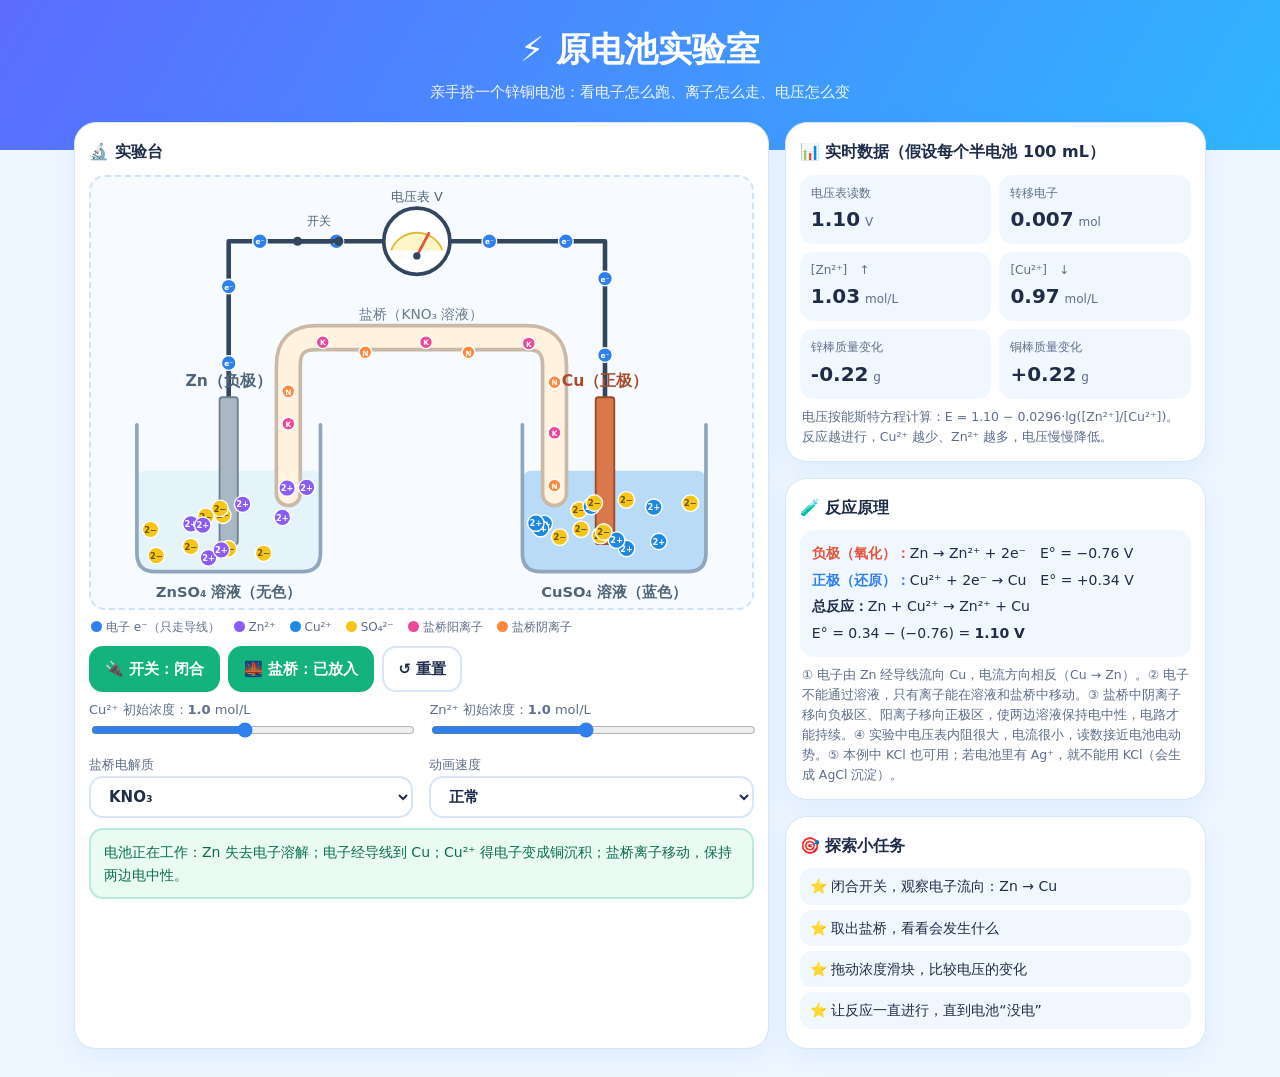
<file: simulators/sim-6.html>
<!DOCTYPE html>
<html lang="zh-CN">
<head>
<meta charset="UTF-8">
<meta name="viewport" content="width=device-width, initial-scale=1, viewport-fit=cover">
<title>原电池实验室：锌铜电池</title>
<style>
:root{--bg:#eef6ff;--card:#fff;--ink:#1f2d4a;--mut:#5f6f8c;--line:#d8e6f5;--pri:#2f80ed;--ok:#14b37d;--warn:#ff8a3d;--soft:#f1f7ff;box-sizing:border-box;padding-top:env(safe-area-inset-top,0px);padding-bottom:env(safe-area-inset-bottom,0px)}
@media(prefers-color-scheme:dark){:root:not([data-theme="light"]){--bg:#0f1b2e;--card:#17263d;--ink:#e8f0fc;--mut:#9fb2cf;--line:#2a3d5a;--soft:#1d2f4a}}
:root[data-theme="dark"]{--bg:#0f1b2e;--card:#17263d;--ink:#e8f0fc;--mut:#9fb2cf;--line:#2a3d5a;--soft:#1d2f4a}
html{scroll-padding-top:env(safe-area-inset-top,0px)}
*{box-sizing:border-box}
body{margin:0;background:var(--bg);color:var(--ink);font:15px/1.6 "PingFang SC","Microsoft YaHei",system-ui,sans-serif}
header{padding:22px 16px 46px;background:linear-gradient(120deg,#5b6cff,#2fb5ff);color:#fff;text-align:center}
header h1{margin:0 0 4px;font-size:clamp(24px,5vw,34px)}header p{margin:0;opacity:.92}
main{max-width:1160px;margin:-28px auto 0;padding:0 14px 28px;display:grid;grid-template-columns:minmax(0,1.65fr) minmax(280px,1fr);gap:16px}
.card{background:var(--card);border:1px solid var(--line);border-radius:22px;padding:14px;box-shadow:0 8px 24px #2f80ed14}
h2{font-size:16px;margin:2px 0 10px}
.scene{background:#f7fbff;border-radius:16px;border:2px dashed #cfe3f7}
svg{width:100%;height:auto;display:block}
.legend{display:flex;flex-wrap:wrap;gap:6px 14px;font-size:12px;color:var(--mut);margin:8px 2px}
.legend i{display:inline-block;width:11px;height:11px;border-radius:50%;margin-right:4px;vertical-align:-1px}
.row{display:flex;flex-wrap:wrap;gap:8px;margin:8px 0}
button,select{font:inherit;border:2px solid var(--line);background:var(--card);color:var(--ink);border-radius:14px;padding:9px 14px;cursor:pointer;font-weight:600}
button:active{transform:scale(.96)}
button.on{background:var(--ok);border-color:var(--ok);color:#fff}
button.off{background:#fff1e6;border-color:var(--warn);color:#c2570f}
.sl{display:grid;grid-template-columns:1fr 1fr;gap:10px 16px;margin-top:6px}
.sl label{font-size:13px;color:var(--mut);display:block}
input[type=range]{width:100%;accent-color:var(--pri)}
.status{margin-top:10px;padding:11px 13px;border-radius:14px;background:#e9fbf3;border:2px solid #b8ecd6;color:#0b6e4d;font-size:14px}
.status.warn{background:#fff3e8;border-color:#ffd2ae;color:#a8500f}
.grid2{display:grid;grid-template-columns:1fr 1fr;gap:8px}
.m{background:var(--soft);border-radius:14px;padding:9px 11px}
.m span{font-size:12px;color:var(--mut);display:block}.m b{font-size:20px}.m small{font-size:12px;color:var(--mut)}
.eq{background:var(--soft);border-radius:14px;padding:10px 12px;font-size:14px;line-height:1.9}
.eq b.a{color:#e2563b}.eq b.c{color:#2f80ed}
.note{font-size:12.5px;color:var(--mut);margin:8px 2px 0}
.tasks{list-style:none;margin:0;padding:0}.tasks li{padding:7px 10px;margin:5px 0;border-radius:12px;background:var(--soft);font-size:14px}
.tasks li.done{background:#e0f8ee;color:#0b6e4d}.tasks li.done::before{content:"✅ "}.tasks li:not(.done)::before{content:"⭐ "}
.side{display:flex;flex-direction:column;gap:16px}
@media(max-width:820px){main{grid-template-columns:1fr}}
</style>
</head>
<body>
<header><h1>⚡ 原电池实验室</h1><p>亲手搭一个锌铜电池：看电子怎么跑、离子怎么走、电压怎么变</p></header>
<main>
<section class="card">
<h2>🔬 实验台</h2>
<div class="scene"><svg id="svg" viewBox="0 0 720 470" role="img" aria-label="锌铜原电池示意图">
<defs><clipPath id="cl"><rect x="51" y="320" width="198" height="109"/></clipPath><clipPath id="cr"><rect x="471" y="320" width="198" height="109"/></clipPath></defs>
<rect x="51" y="320" width="198" height="109" rx="8" fill="#cfe9f7" opacity=".45"/>
<rect id="cuSol" x="471" y="320" width="198" height="109" rx="8" fill="#1e88e5" opacity=".4"/>
<path d="M50 270V410Q50 430 70 430H230Q250 430 250 410V270M470 270V410Q470 430 490 430H650Q670 430 670 410V270" fill="none" stroke="#8fa6bd" stroke-width="4" stroke-linecap="round"/>
<g id="bridge"><path id="bp" d="M215 345V205Q215 175 245 175H475Q505 175 505 205V345" fill="none" stroke="#c9b9a6" stroke-width="30" stroke-linecap="round"/><path d="M215 345V205Q215 175 245 175H475Q505 175 505 205V345" fill="none" stroke="#fff3df" stroke-width="22" stroke-linecap="round"/></g>
<text x="360" y="155" text-anchor="middle" font-size="15" fill="#6a7a90" id="bLbl">盐桥</text>
<polyline id="wire" points="150,240 150,70 560,70 560,240" fill="none" stroke="#33465f" stroke-width="5" stroke-linejoin="round"/>
<rect id="zn" x="140" y="240" width="20" height="160" rx="3" fill="#aab7c4" stroke="#6f7f8f" stroke-width="2"/>
<rect id="cu" x="550" y="240" width="20" height="160" rx="3" fill="#d9784a" stroke="#9b4a2a" stroke-width="2"/>
<text x="150" y="228" text-anchor="middle" font-size="17" font-weight="700" fill="#51657a">Zn（负极）</text>
<text x="560" y="228" text-anchor="middle" font-size="17" font-weight="700" fill="#a84e2c">Cu（正极）</text>
<g id="ions"></g><g id="els"></g>
<circle cx="355" cy="70" r="36" fill="#fff" stroke="#33465f" stroke-width="4"/>
<path d="M327 80A30 30 0 0 1 383 80" fill="#fff6c8" stroke="#e0b93a" stroke-width="2"/>
<line id="needle" x1="355" y1="86" x2="355" y2="58" stroke="#e2563b" stroke-width="3" stroke-linecap="round"/><circle cx="355" cy="86" r="4" fill="#33465f"/>
<text x="355" y="26" text-anchor="middle" font-size="14" fill="#51657a">电压表 V</text>
<circle cx="225" cy="70" r="5" fill="#33465f"/><circle cx="270" cy="70" r="5" fill="#33465f"/>
<line id="sw" x1="225" y1="70" x2="270" y2="70" stroke="#33465f" stroke-width="5" stroke-linecap="round"/>
<text x="248" y="52" text-anchor="middle" font-size="13" fill="#51657a">开关</text>
<text x="150" y="458" text-anchor="middle" font-size="16" font-weight="700" fill="#51657a">ZnSO₄ 溶液（无色）</text>
<text x="570" y="458" text-anchor="middle" font-size="16" font-weight="700" fill="#51657a">CuSO₄ 溶液（蓝色）</text>
</svg></div>
<div class="legend"><span><i style="background:#2f80ed"></i>电子 e⁻（只走导线）</span><span><i style="background:#8b5cf6"></i>Zn²⁺</span><span><i style="background:#1e88e5"></i>Cu²⁺</span><span><i style="background:#f5c518"></i>SO₄²⁻</span><span><i style="background:#ec4899"></i>盐桥阳离子</span><span><i style="background:#ff8a3d"></i>盐桥阴离子</span></div>
<div class="row"><button id="bSw" class="on">🔌 开关：闭合</button><button id="bBr" class="on">🌉 盐桥：已放入</button><button id="bRs">↺ 重置</button></div>
<div class="sl">
<div><label>Cu²⁺ 初始浓度：<b id="vCu">1.0</b> mol/L</label><input id="rCu" type="range" min="0.1" max="2" step="0.1" value="1"></div>
<div><label>Zn²⁺ 初始浓度：<b id="vZn">1.0</b> mol/L</label><input id="rZn" type="range" min="0.1" max="2" step="0.1" value="1"></div>
<div><label>盐桥电解质</label><select id="ion" style="width:100%"><option value="KNO3">KNO₃</option><option value="KCl">KCl</option><option value="NaNO3">NaNO₃</option></select></div>
<div><label>动画速度</label><select id="spd" style="width:100%"><option value="0.5">慢</option><option value="1" selected>正常</option><option value="2.5">快（时间加速）</option></select></div>
</div>
<div id="st" class="status"></div>
</section>
<div class="side">
<section class="card"><h2>📊 实时数据（假设每个半电池 100 mL）</h2>
<div class="grid2">
<div class="m"><span>电压表读数</span><b id="V">1.10</b> <small>V</small></div>
<div class="m"><span>转移电子</span><b id="ne">0.000</b> <small>mol</small></div>
<div class="m"><span>[Zn²⁺]　↑</span><b id="cZn">1.00</b> <small>mol/L</small></div>
<div class="m"><span>[Cu²⁺]　↓</span><b id="cCu">1.00</b> <small>mol/L</small></div>
<div class="m"><span>锌棒质量变化</span><b id="mZn">0.00</b> <small>g</small></div>
<div class="m"><span>铜棒质量变化</span><b id="mCu">0.00</b> <small>g</small></div>
</div>
<p class="note">电压按能斯特方程计算：E = 1.10 − 0.0296·lg([Zn²⁺]/[Cu²⁺])。反应越进行，Cu²⁺ 越少、Zn²⁺ 越多，电压慢慢降低。</p></section>
<section class="card"><h2>🧪 反应原理</h2>
<div class="eq"><b class="a">负极（氧化）：</b>Zn → Zn²⁺ + 2e⁻　E° = −0.76 V<br><b class="c">正极（还原）：</b>Cu²⁺ + 2e⁻ → Cu　E° = +0.34 V<br><b>总反应：</b>Zn + Cu²⁺ → Zn²⁺ + Cu<br>E° = 0.34 − (−0.76) = <b>1.10 V</b></div>
<p class="note">① 电子由 Zn 经导线流向 Cu，电流方向相反（Cu → Zn）。② 电子不能通过溶液，只有离子能在溶液和盐桥中移动。③ 盐桥中阴离子移向负极区、阳离子移向正极区，使两边溶液保持电中性，电路才能持续。④ 实验中电压表内阻很大，电流很小，读数接近电池电动势。⑤ 本例中 KCl 也可用；若电池里有 Ag⁺，就不能用 KCl（会生成 AgCl 沉淀）。</p></section>
<section class="card"><h2>🎯 探索小任务</h2><ul class="tasks"><li id="t1">闭合开关，观察电子流向：Zn → Cu</li><li id="t2">取出盐桥，看看会发生什么</li><li id="t3">拖动浓度滑块，比较电压的变化</li><li id="t4">让反应一直进行，直到电池“没电”</li></ul></section>
</div>
</main>
<script>
const $=id=>document.getElementById(id),NS="http://www.w3.org/2000/svg";
const S={on:true,br:true,x:0,cu0:1,zn0:1,sp:1,ion:"KNO3",t:0},T={};
const W=[[150,240],[150,70],[560,70],[560,240]],B=[[215,335],[215,205],[245,185],[475,185],[505,205],[505,335]];
function plen(p){let L=[0],s=0;for(let i=1;i<p.length;i++){s+=Math.hypot(p[i][0]-p[i-1][0],p[i][1]-p[i-1][1]);L.push(s)}return L}
const WL=plen(W),BL=plen(B);
function at(p,L,f){f=((f%1)+1)%1;let d=f*L[L.length-1],i=1;while(i<L.length-1&&L[i]<d)i++;let u=(d-L[i-1])/(L[i]-L[i-1]);return[p[i-1][0]+(p[i][0]-p[i-1][0])*u,p[i-1][1]+(p[i][1]-p[i-1][1])*u]}
function mk(parent,fill,label,r,tc){let g=document.createElementNS(NS,"g"),c=document.createElementNS(NS,"circle");c.setAttribute("r",r);c.setAttribute("fill",fill);c.setAttribute("stroke","#fff");c.setAttribute("stroke-width",1.5);g.appendChild(c);if(label){let t=document.createElementNS(NS,"text");t.textContent=label;t.setAttribute("text-anchor","middle");t.setAttribute("y",3.5);t.setAttribute("font-size",r>8?9:8);t.setAttribute("font-weight",700);t.setAttribute("fill",tc||"#fff");g.appendChild(t)}parent.appendChild(g);return g}
const R=(a,b)=>a+Math.random()*(b-a);
const ions=$("ions"),els=$("els");let P={zn:[],znS:[],cu:[],cuS:[],k:[],a:[],e:[]};
for(let i=0;i<20;i++){P.zn.push({g:mk(ions,"#8b5cf6","2+",9),x:R(65,235),y:R(335,415)});P.znS.push({g:mk(ions,"#f5c518","2−",9,"#6b5200"),x:R(65,235),y:R(335,415)});
P.cu.push({g:mk(ions,"#1e88e5","2+",9),x:R(485,655),y:R(335,415)});P.cuS.push({g:mk(ions,"#f5c518","2−",9,"#6b5200"),x:R(485,655),y:R(335,415)})}
for(let i=0;i<5;i++){P.k.push({g:mk(ions,"#ec4899","+",7),f:i/5});P.a.push({g:mk(ions,"#ff8a3d","−",7),f:i/5+.1})}
for(let i=0;i<9;i++)P.e.push({g:mk(els,"#2f80ed","e⁻",8),f:i/9});
const dep=()=>S.cu0-S.x<=0.02;
const flow=()=>S.on&&S.br&&!dep();
const cCu=()=>Math.max(S.cu0-S.x,0.01),cZn=()=>S.zn0+S.x;
const Ev=()=>1.10-0.0296*Math.log10(cZn()/cCu());
function status(){let s=$("st"),w=true;
if(!S.on){s.textContent="开关断开：回路不闭合，电子无法流动，反应暂停。";}
else if(!S.br){s.textContent="没有盐桥：溶液中没有离子通路。Zn 一旦溶解，左侧会积累 Zn²⁺（带正电）；右侧 Cu²⁺ 减少，剩余 SO₄²⁻ 使溶液带负电。电荷不平衡，电子很快就停止流动，电压表归零。"}
else if(dep()){s.textContent="Cu²⁺ 几乎用完，正极没有足够的 Cu²⁺ 可还原，电池“没电”了。"}
else{w=false;s.textContent="电池正在工作：Zn 失去电子溶解；电子经导线到 Cu；Cu²⁺ 得电子变成铜沉积；盐桥离子移动，保持两边电中性。"}
s.className="status"+(w?" warn":"")}
function done(id){$(id).classList.add("done")}
function render(){
 const f=flow(),sp=S.sp;S.t++;
 if(f){S.x=Math.min(S.x+0.0005*sp,S.cu0-0.01);if(S.t>90)done("t1")}
 if(dep()&&S.on&&S.br)done("t4");
 $("sw").setAttribute("y2",S.on?70:42);
 $("bridge").style.opacity=S.br?1:.15;$("bLbl").textContent=S.br?"盐桥（"+({KNO3:"KNO₃",KCl:"KCl",NaNO3:"NaNO₃"})[S.ion]+" 溶液）":"盐桥已取出";
 const kn=S.br?(S.ion==="NaNO3"?"Na⁺":"K⁺"):"",an=S.ion==="KCl"?"Cl⁻":"NO₃⁻";
 P.e.forEach(p=>{if(f)p.f+=0.004*sp;let [x,y]=at(W,WL,p.f);p.g.setAttribute("transform",`translate(${x},${y})`);p.g.style.display=S.on?"":"none"});
 P.k.forEach((p,i)=>{if(f)p.f+=0.0016*sp;let [x,y]=at(B,BL,((p.f%1)));p.g.setAttribute("transform",`translate(${x},${y-5})`);p.g.style.display=S.br?"":"none";p.g.lastChild.textContent=kn.endsWith("a⁺")?"Na":"K"});
 P.a.forEach((p,i)=>{if(f)p.f-=0.0016*sp;let [x,y]=at(B,BL,((p.f%1)));p.g.setAttribute("transform",`translate(${x},${y+6})`);p.g.style.display=S.br?"":"none";p.g.lastChild.textContent=an==="Cl⁻"?"Cl":"N"});
 const nZ=Math.round(cZn()*8),nC=Math.round(cCu()*8);
 const mv=(arr,n,x0,x1,drift)=>arr.forEach((p,i)=>{p.g.style.display=i<n?"":"none";p.x+=R(-1,1)+(f?drift:0);p.y+=R(-1,1);p.x=Math.max(x0,Math.min(x1,p.x));p.y=Math.max(338,Math.min(418,p.y));p.g.setAttribute("transform",`translate(${p.x},${p.y})`)});
 mv(P.zn,nZ,64,236,.25);mv(P.znS,nZ,64,236,0);mv(P.cu,nC,484,656,-.25);mv(P.cuS,nC,484,656,0);
 const mZ=S.x*0.1*65.38,mC=S.x*0.1*63.55,zw=Math.max(8,20-S.x*5),cw=20+Math.min(S.x*8,14);
 $("zn").setAttribute("width",zw);$("zn").setAttribute("x",150-zw/2);
 $("cu").setAttribute("width",cw);$("cu").setAttribute("x",560-cw/2);
 $("cuSol").setAttribute("opacity",(.08+.42*Math.min(cCu()/2,1)).toFixed(2));
 const E=S.br?Ev():0,V=flow()?Ev():(S.on&&S.br?Ev():0);
 $("V").textContent=(S.on&&S.br?Ev():0).toFixed(2);
 $("needle").setAttribute("transform",`rotate(${-60+Math.min((S.on&&S.br?Ev():0)/1.5,1)*120} 355 86)`);
 $("cZn").textContent=cZn().toFixed(2);$("cCu").textContent=cCu().toFixed(2);
 $("ne").textContent=(S.x*0.1*2).toFixed(3);$("mZn").textContent=(-mZ).toFixed(2);$("mCu").textContent="+"+mC.toFixed(2);
 if(S.t%20===0)status();
 requestAnimationFrame(render)}
function reset(){S.x=0;status()}
$("bSw").onclick=()=>{S.on=!S.on;$("bSw").textContent="🔌 开关："+(S.on?"闭合":"断开");$("bSw").className=S.on?"on":"off";status()};
$("bBr").onclick=()=>{S.br=!S.br;$("bBr").textContent="🌉 盐桥："+(S.br?"已放入":"已取出");$("bBr").className=S.br?"on":"off";if(!S.br)done("t2");status()};
$("bRs").onclick=reset;
$("rCu").oninput=e=>{S.cu0=+e.target.value;$("vCu").textContent=S.cu0.toFixed(1);reset();done("t3")};
$("rZn").oninput=e=>{S.zn0=+e.target.value;$("vZn").textContent=S.zn0.toFixed(1);reset();done("t3")};
$("ion").onchange=e=>S.ion=e.target.value;$("spd").onchange=e=>S.sp=+e.target.value;
status();render();
</script>
</body>
</html>
</file>
